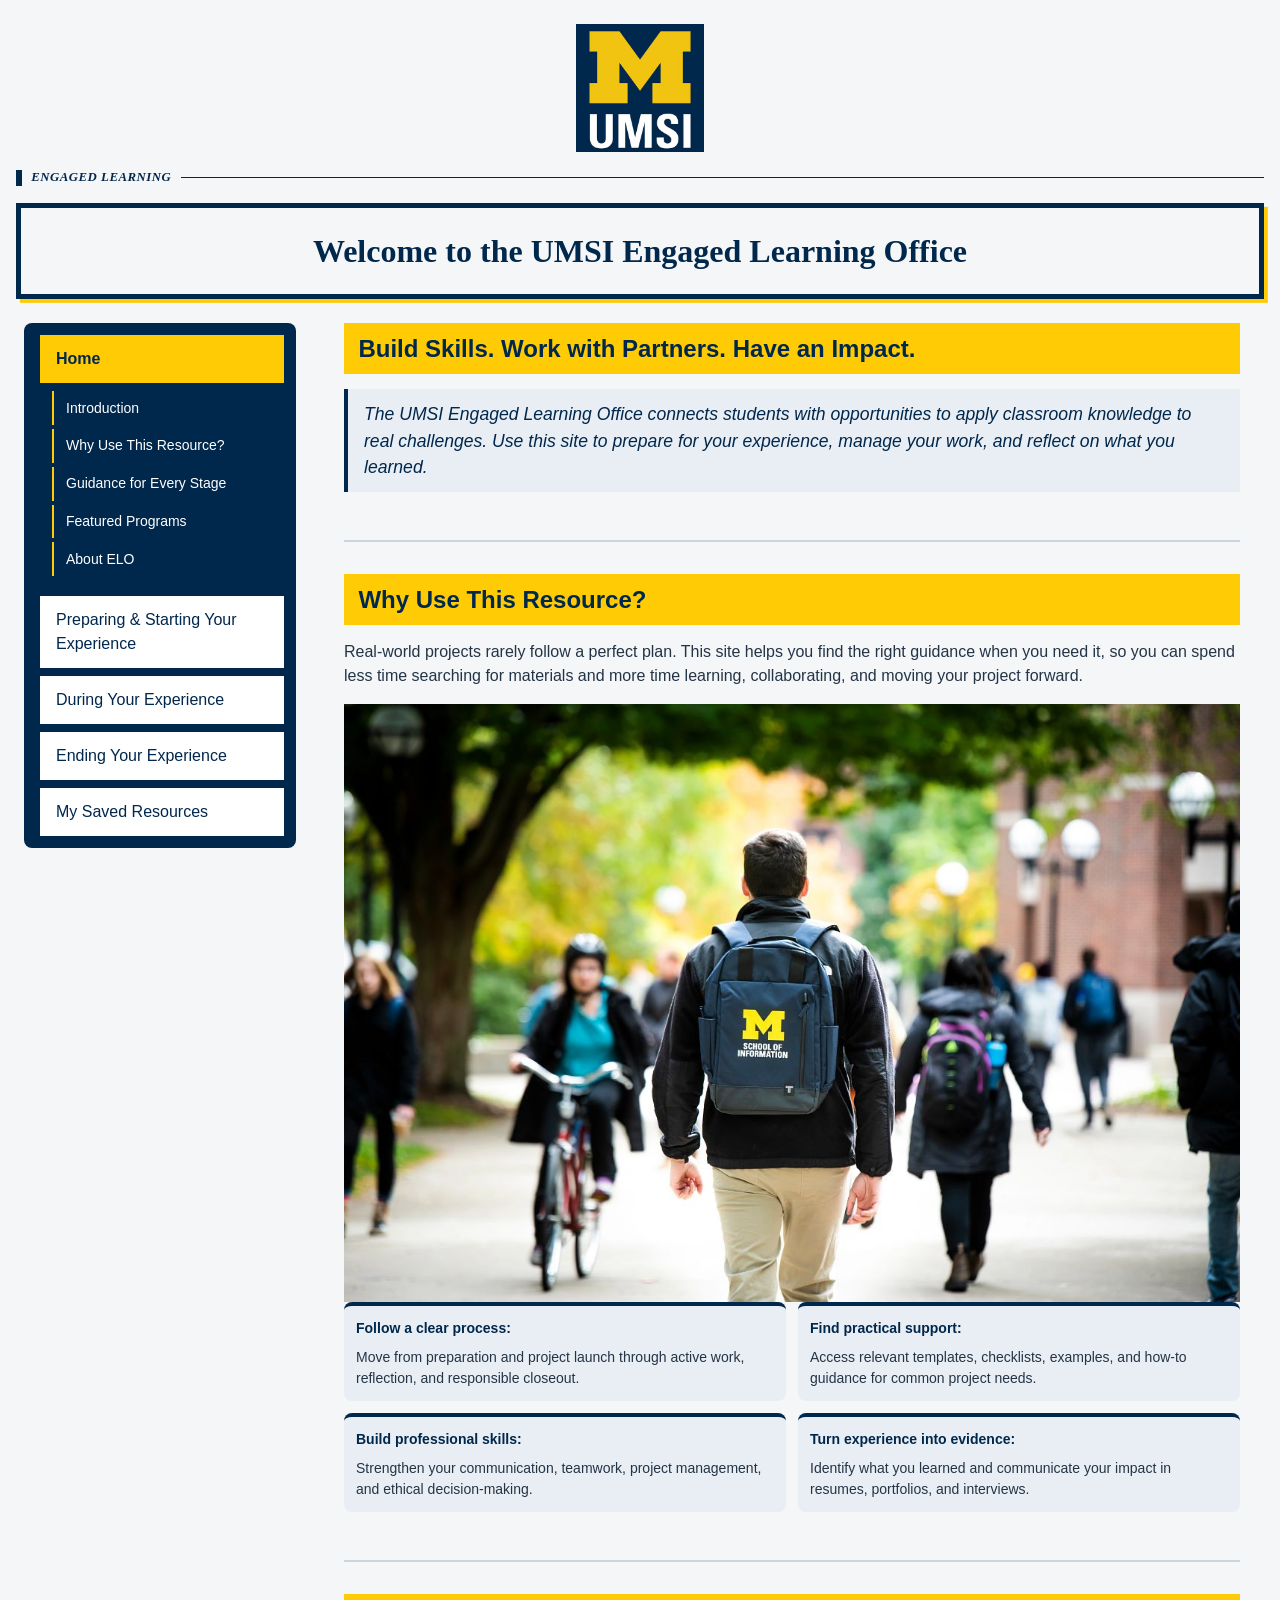
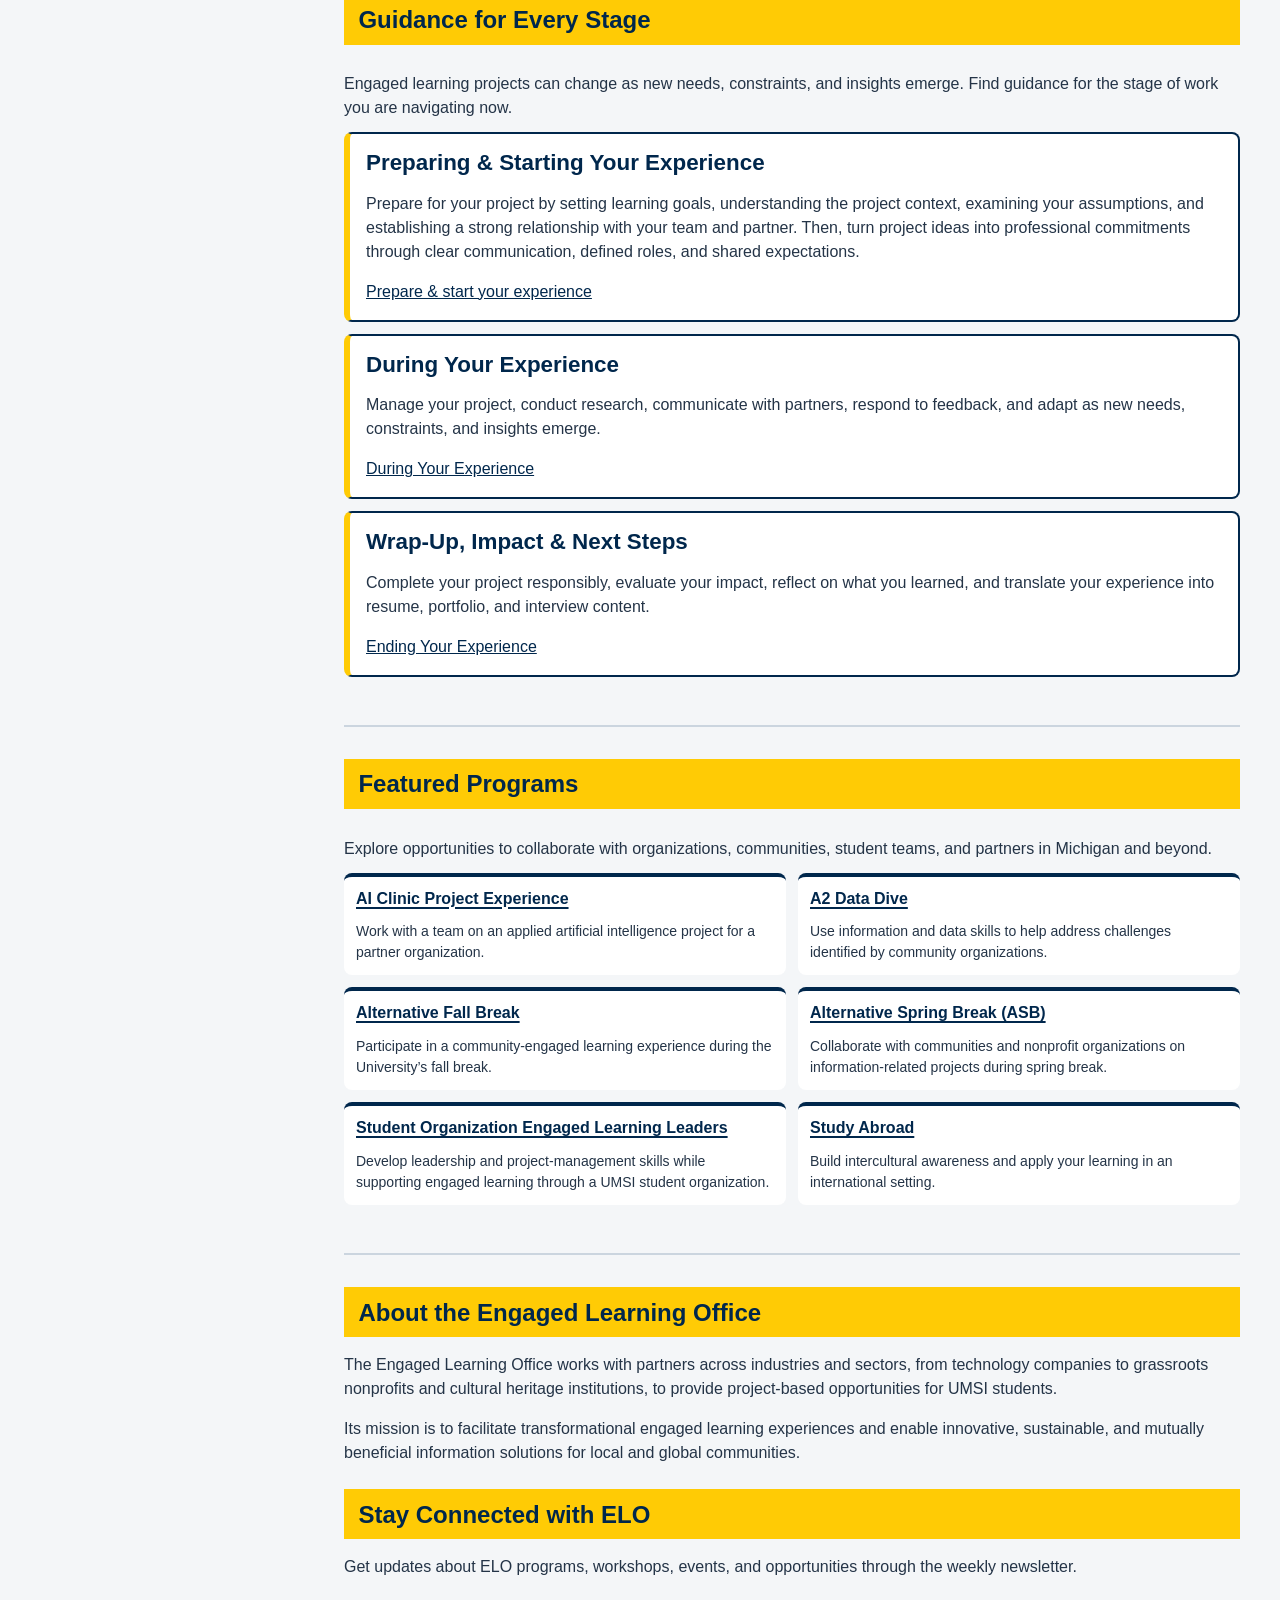
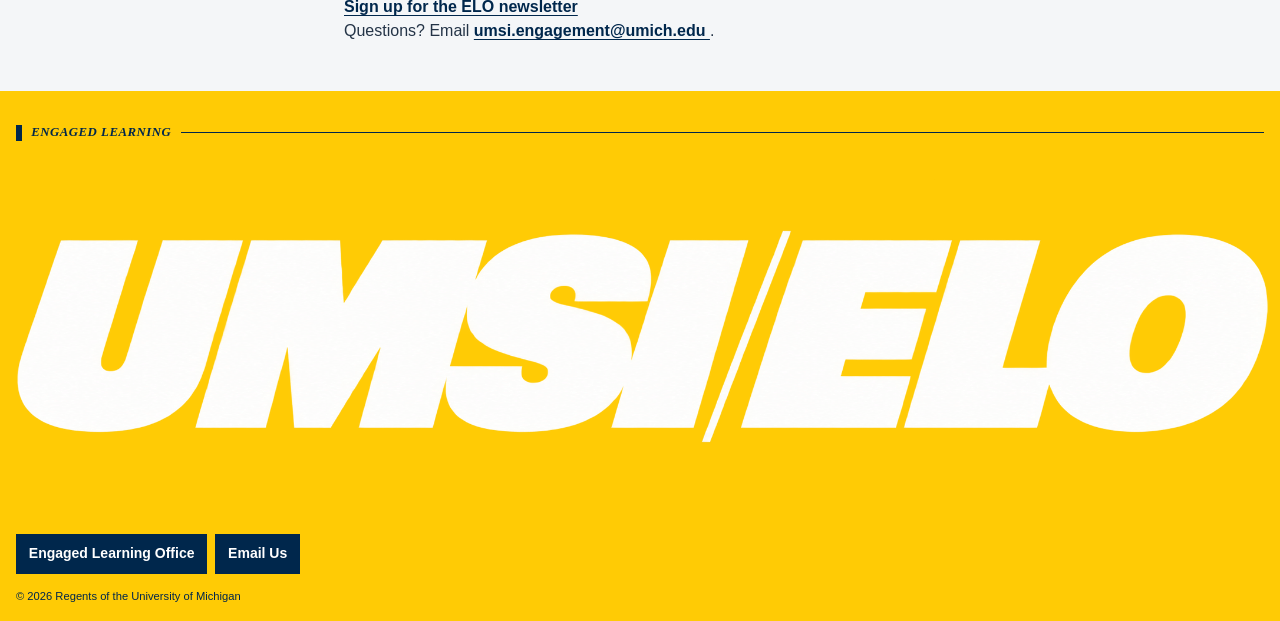
<file: index.html>
<!DOCTYPE html>
<html lang="en">

<head>
    <meta charset="UTF-8">
    <meta name="viewport" content="width=device-width, initial-scale=1.0">
    <title>Engaged Learning Resources | UMSI</title>

    <link rel="stylesheet" href="css/html5reset.css">
    <link rel="stylesheet" href="css/style.css">

</head>

<body>

    <header>
        <a href="#main" class="skip-link">Skip to Main Content</a>
        <img src="images/UMSI_signature_vertical_informal_solidblue.jpg" alt="UMSI Logo">
        <div class="header-divider" aria-hidden="true">
            <span>ENGAGED LEARNING</span>
        </div>

        <h1>Welcome to the UMSI Engaged Learning Office</h1>

    </header>

    <div class="page-layout">
        <nav aria-label="Main navigation">
            <ul>
                <li>
                    <a href="index.html" aria-current="page">Home</a>

                    <ul class="page-toc" aria-label="On this page">
                        <li><a href="#introduction">Introduction</a></li>
                        <li><a href="#benefits">Why Use This Resource?</a></li>
                        <li><a href="#guidance">Guidance for Every Stage</a></li>
                        <li><a href="#programs">Featured Programs</a></li>
                        <li><a href="#about-elo">About ELO</a></li>
                    </ul>
                </li>

                <li>
                    <a href="prep.html">Preparing &amp; Starting Your Experience</a>
                </li>

                <li>
                    <a href="during.html">During Your Experience</a>
                </li>

                <li>
                    <a href="ending.html">Ending Your Experience</a>
                </li>
                <li><a href="saved.html">My Saved Resources</a></li>

            </ul>
        </nav>

        <main id="main">
            <section id="introduction">
                <h2>Build Skills. Work with Partners. Have an Impact.</h2>
                <p class="page-intro">
                    The UMSI Engaged Learning Office connects students with opportunities to apply classroom knowledge
                    to
                    real challenges. Use this site to prepare for your experience, manage your work, and reflect on what
                    you
                    learned.
                </p>

            </section>

            <section class="benefits" id="benefits">
                <h2>Why Use This Resource?</h2>

                <p>Real-world projects rarely follow a perfect plan. This site helps you find the right guidance when
                    you
                    need it, so you can spend less time searching for materials and more time learning, collaborating,
                    and
                    moving your project forward.
                </p>
                <img src="images/UMSI_CampusFall_UMSIBackpack_02.jpg"
                    alt="A student wears a UMSI backpack in fall on the drag.">
                <ul>
                    <li><strong>Follow a clear process:</strong> Move from preparation and project launch through active
                        work, reflection, and responsible closeout.</li>
                    <li><strong>Find practical support:</strong> Access relevant templates, checklists, examples, and
                        how-to
                        guidance for common project needs.</li>
                    <li><strong>Build professional skills:</strong> Strengthen your communication, teamwork, project
                        management, and ethical decision-making.</li>
                    <li><strong>Turn experience into evidence:</strong> Identify what you learned and communicate your
                        impact in resumes, portfolios, and interviews.</li>
                </ul>
            </section>

            <section class="guidance" id="guidance">
                <h2>Guidance for Every Stage</h2>

                <p>
                    Engaged learning projects can change as new needs, constraints, and insights emerge.
                    Find guidance for the stage of work you are navigating now.
                </p>

                <article>
                    <h3>Preparing & Starting Your Experience</h3>
                    <p>
                        Prepare for your project by setting learning goals, understanding the project context,
                        examining your assumptions, and establishing a strong relationship with your team and partner.
                        Then, turn project ideas into professional commitments through clear communication,
                        defined roles, and shared expectations.
                    </p>
                    <a href="prep.html">Prepare & start your experience</a>
                </article>

                <article>
                    <h3>During Your Experience</h3>
                    <p>
                        Manage your project, conduct research, communicate with partners, respond to feedback,
                        and adapt as new needs, constraints, and insights emerge.
                    </p>
                    <a href="during.html">During Your Experience</a>
                </article>

                <article>
                    <h3>Wrap-Up, Impact & Next Steps</h3>
                    <p>
                        Complete your project responsibly, evaluate your impact, reflect on what you learned,
                        and translate your experience into resume, portfolio, and interview content.
                    </p>
                    <a href="ending.html">Ending Your Experience</a>
                </article>
            </section>

            <section class="programs" id="programs">
                <h2>Featured Programs</h2>
                <p>Explore opportunities to collaborate with organizations, communities, student teams, and partners in
                    Michigan and beyond.</p>
                <article>
                    <h3><a href="https://mcompass.umich.edu/_portal/tds-program-brochure?programid=12810">AI Clinic
                            Project
                            Experience</a></h3>
                    <p>Work with a team on an applied artificial intelligence project for a partner organization.</p>
                </article>

                <article>
                    <h3><a href="https://mcompass.umich.edu/_portal/tds-program-brochure?programid=12556">A2 Data
                            Dive</a>
                    </h3>
                    <p>Use information and data skills to help address challenges identified by community organizations.
                    </p>
                </article>

                <article>
                    <h3><a href="https://mcompass.umich.edu/_portal/tds-program-brochure?programid=11297">Alternative
                            Fall
                            Break</a></h3>
                    <p>Participate in a community-engaged learning experience during the University’s fall break.</p>
                </article>

                <article>
                    <h3><a href="https://mcompass.umich.edu/_portal/tds-program-brochure?programid=10621">Alternative
                            Spring
                            Break (ASB)</a></h3>
                    <p>Collaborate with communities and nonprofit organizations on information-related projects during
                        spring break.</p>
                </article>

                <article>
                    <h3><a href="https://mcompass.umich.edu/_portal/tds-program-brochure?programid=12294">Student
                            Organization Engaged Learning Leaders</a></h3>
                    <p>Develop leadership and project-management skills while supporting engaged learning through a UMSI
                        student organization.</p>
                </article>

                <article>
                    <h3><a href="https://www.si.umich.edu/student-life/study-abroad">Study Abroad</a></h3>
                    <p>Build intercultural awareness and apply your learning in an international setting. </p>
                </article>
            </section>
            <section id="about-elo">
                <h2>About the Engaged Learning Office</h2>
                <p>The Engaged Learning Office works with partners across industries and sectors, from technology
                    companies
                    to grassroots nonprofits and cultural heritage institutions, to provide project-based opportunities
                    for
                    UMSI students.</p>
                <p>Its mission is to facilitate transformational engaged learning experiences and enable innovative,
                    sustainable, and mutually beneficial information solutions for local and global communities.</p>
            </section>
            <aside>
                <h2>Stay Connected with ELO</h2>
                <p>Get updates about ELO programs, workshops, events, and opportunities through the weekly newsletter.
                </p>
                <div>
                    <a href="https://umsi.info/elo-newsletter"> Sign up for the ELO newsletter</a>
                </div>
                <p>Questions? Email <a href="mailto:umsi.engagement@umich.edu">umsi.engagement@umich.edu </a>.</p>
            </aside>
        </main>
    </div>

    <footer>
        <div class="footer-heading">
            <span>ENGAGED LEARNING</span>
        </div>
        <!-- UMSI/ELO footer graphic generated with ChatGPT.
     Visual inspiration: https://lemkus.com/ -->

        <img class="footer-brand" src="images/umsi-elo-footer.png" alt="UMSI/ELO">
        <div class="footer-links">
            <a href="https://www.si.umich.edu/programs/engaged-learning/about-engaged-learning-office">
                Engaged Learning Office
            </a>
            <a href="mailto:umsi.engagement@umich.edu">
                Email Us
            </a>
        </div>

        <p>&copy; <span id="current-year">2026</span> Regents of the University of Michigan</p>

    </footer>
    <script src="js/script.js"></script>

</body>

</html>
</file>
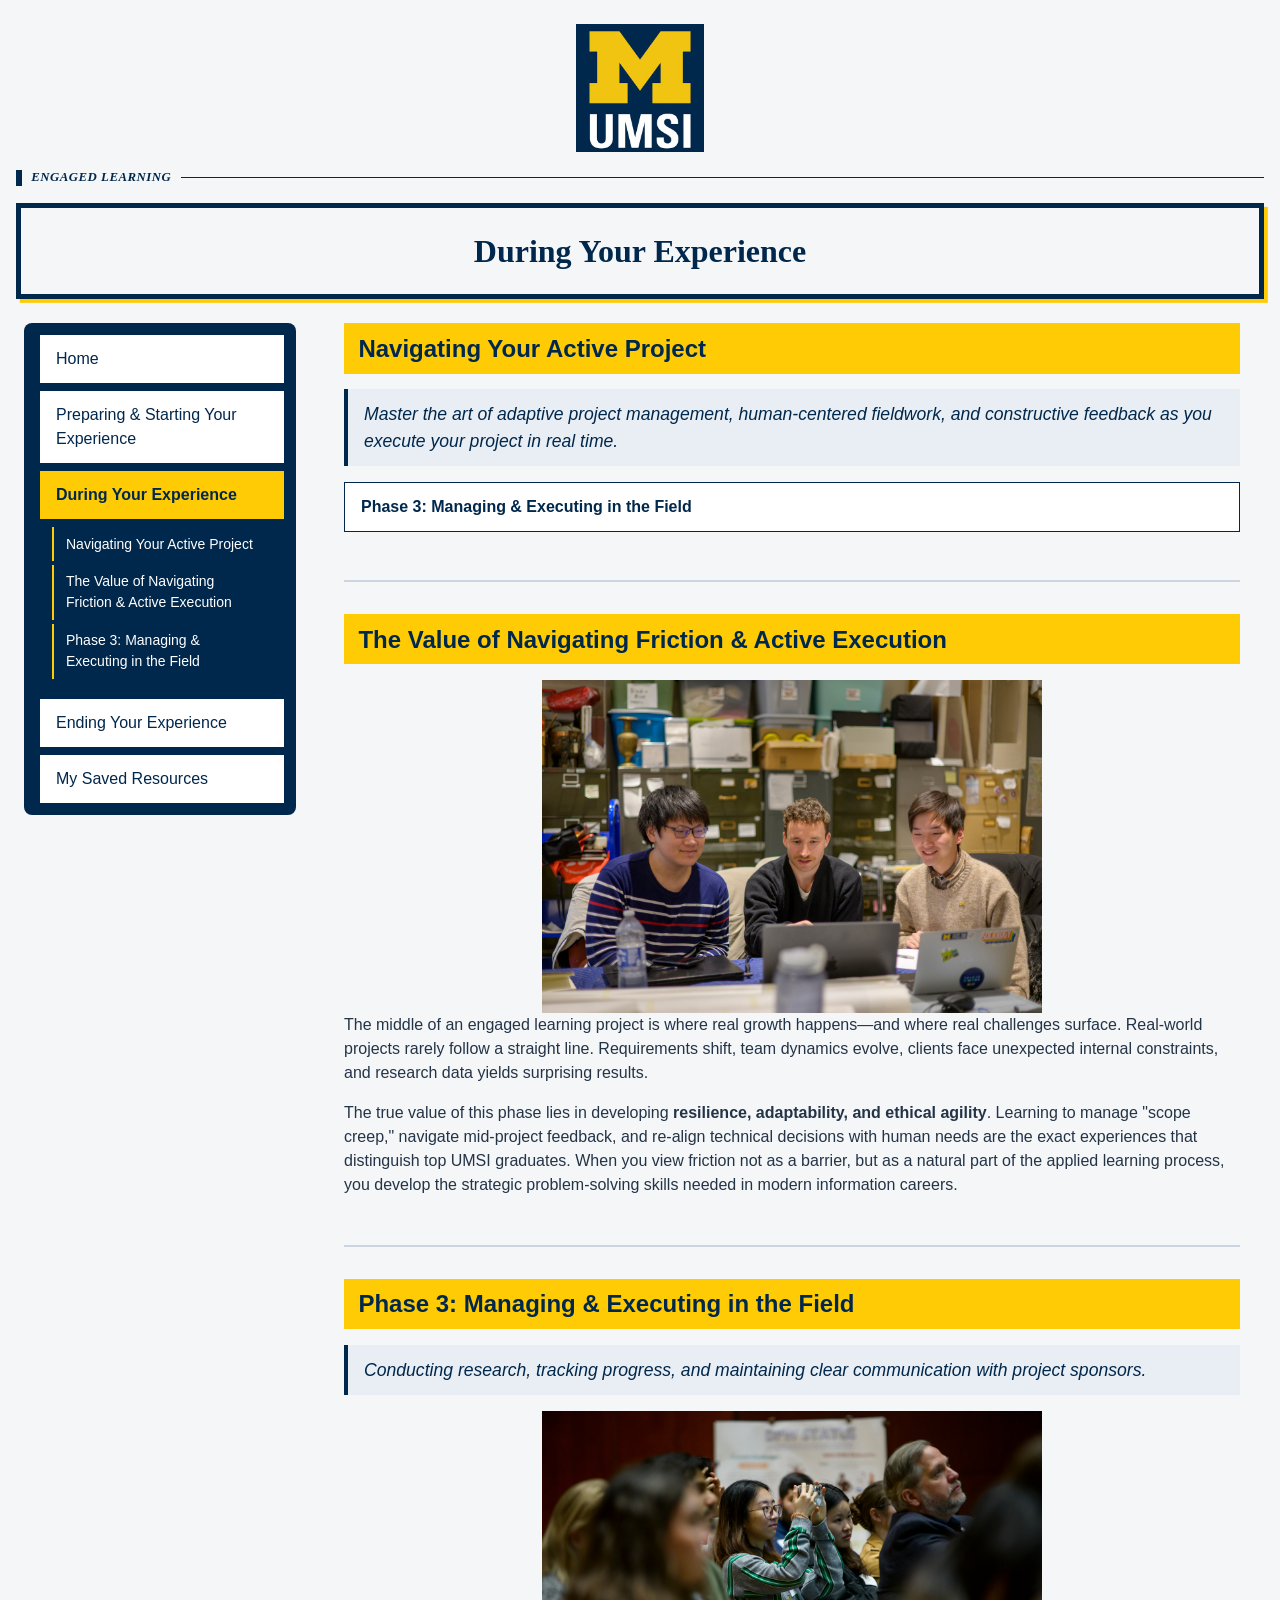
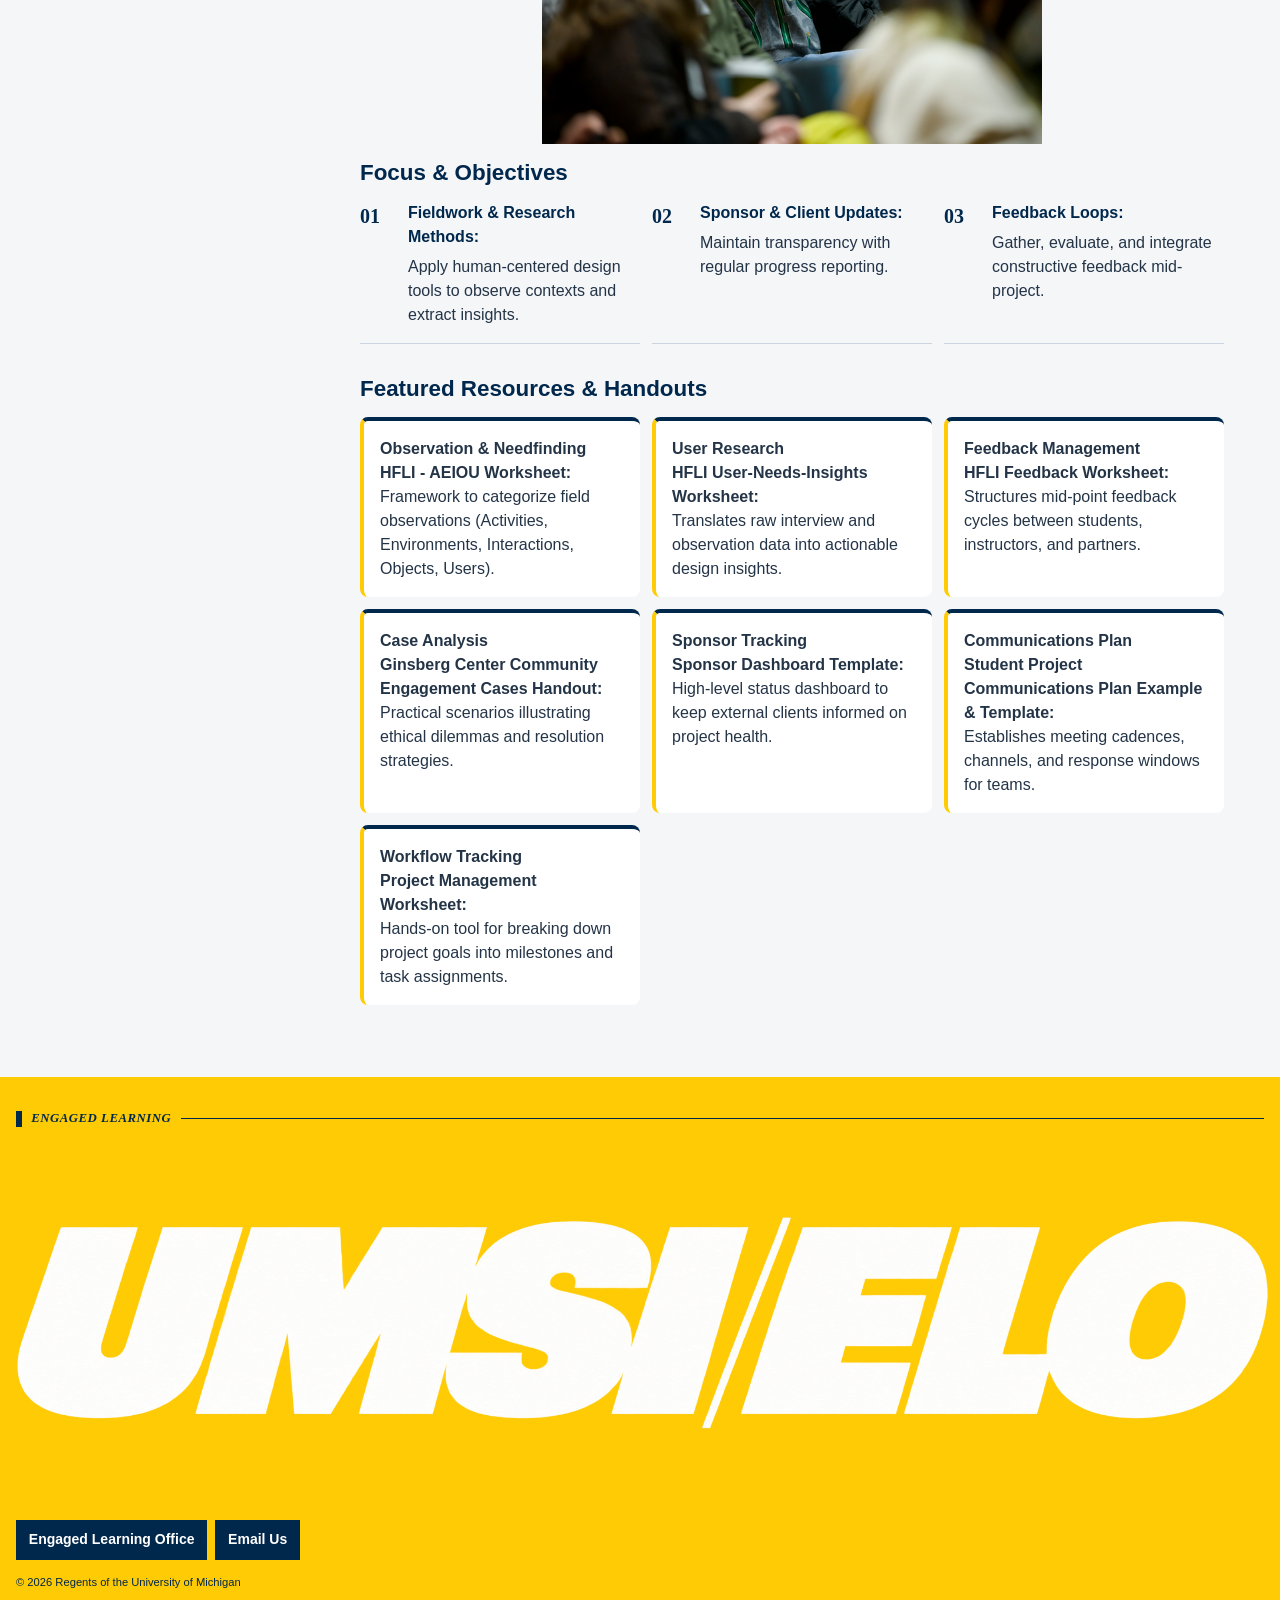
<file: during.html>
<!DOCTYPE html>
<html lang="en">

<head>
  <meta charset="UTF-8">
  <meta name="viewport" content="width=device-width, initial-scale=1.0">
  <title>During Your Experience | UMSI</title>

  <link rel="stylesheet" href="css/html5reset.css">
  <link rel="stylesheet" href="css/style.css">
</head>

<body>

  <header>
    <a href="#main" class="skip-link">Skip to Main Content</a>

    <img src="images/UMSI_signature_vertical_informal_solidblue.jpg" alt="UMSI Logo">
    <div class="header-divider" aria-hidden="true">
      <span>ENGAGED LEARNING</span>
    </div>

    <h1>During Your Experience</h1>
  </header>

  <div class="page-layout">

    <nav aria-label="Main navigation">
      <ul>
        <li><a href="index.html">Home</a></li>
        <li><a href="prep.html">Preparing &amp; Starting Your Experience</a></li>
        <li>
          <a href="during.html" aria-current="page">During Your Experience</a>
          <ul class="page-toc" aria-label="On this page">
            <li><a href="#intro">Navigating Your Active Project</a></li>
            <li><a href="#value">The Value of Navigating Friction &amp; Active Execution</a></li>
            <li><a href="#phase3">Phase 3: Managing &amp; Executing in the Field</a></li>
          </ul>
        </li>
        <li><a href="ending.html">Ending Your Experience</a></li>
        <li><a href="saved.html">My Saved Resources</a></li>
      </ul>
    </nav>

    <main id="main">

      <section id="intro">
        <h2>Navigating Your Active Project</h2>

        <p class="page-intro">
          Master the art of adaptive project management, human-centered fieldwork,
          and constructive feedback as you execute your project in real time.
        </p>

        <p class="section-jump">
          <a href="#phase3">Phase 3: Managing &amp; Executing in the Field</a>
        </p>
      </section>


      <section id="value">
        <h2>The Value of Navigating Friction &amp; Active Execution</h2>
        <img src="images/UMSI_ASBChineseAmericanMuseumChicago_2026_01.jpg"
          alt="Students in Chicago for Alternative Spring Break" width="500">
        <p>
          The middle of an engaged learning project is where real growth happens—and
          where real challenges surface. Real-world projects rarely follow a straight
          line. Requirements shift, team dynamics evolve, clients face unexpected
          internal constraints, and research data yields surprising results.
        </p>

        <p>
          The true value of this phase lies in developing
          <strong>resilience, adaptability, and ethical agility</strong>. Learning to
          manage "scope creep," navigate mid-project feedback, and re-align technical
          decisions with human needs are the exact experiences that distinguish top
          UMSI graduates. When you view friction not as a barrier, but as a natural
          part of the applied learning process, you develop the strategic
          problem-solving skills needed in modern information careers.
        </p>
      </section>


      <section id="phase3">

        <h2>Phase 3: Managing &amp; Executing in the Field</h2>

        <p class="phase-intro">
          Conducting research, tracking progress, and maintaining clear communication
          with project sponsors.
        </p>
        <img src="images/UMSI__CIDEXPODearborn_042023_03.jpg" alt="People gather in an event space" width="500">

        <article class="objectives">
          <h3>Focus &amp; Objectives</h3>

          <ul>
            <li>
              <strong>Fieldwork &amp; Research Methods:</strong>
              Apply human-centered design tools to observe contexts and extract
              insights.
            </li>

            <li>
              <strong>Sponsor &amp; Client Updates:</strong>
              Maintain transparency with regular progress reporting.
            </li>

            <li>
              <strong>Feedback Loops:</strong>
              Gather, evaluate, and integrate constructive feedback mid-project.
            </li>
          </ul>
        </article>


        <article class="resources">
          <h3>Featured Resources &amp; Handouts</h3>

          <ul>
            <li>
              <strong>Observation &amp; Needfinding</strong>
              <ul>
                <li>
                  <strong>HFLI - AEIOU Worksheet:</strong>
                  Framework to categorize field observations
                  (Activities, Environments, Interactions, Objects, Users).
                </li>
              </ul>
            </li>

            <li>
              <strong>User Research</strong>
              <ul>
                <li>
                  <strong>HFLI User-Needs-Insights Worksheet:</strong>
                  Translates raw interview and observation data into
                  actionable design insights.
                </li>
              </ul>
            </li>

            <li>
              <strong>Feedback Management</strong>
              <ul>
                <li>
                  <strong>HFLI Feedback Worksheet:</strong>
                  Structures mid-point feedback cycles between students,
                  instructors, and partners.
                </li>
              </ul>
            </li>

            <li>
              <strong>Case Analysis</strong>
              <ul>
                <li>
                  <strong>Ginsberg Center Community Engagement Cases Handout:</strong>
                  Practical scenarios illustrating ethical dilemmas and
                  resolution strategies.
                </li>
              </ul>
            </li>

            <li>
              <strong>Sponsor Tracking</strong>
              <ul>
                <li>
                  <strong>Sponsor Dashboard Template:</strong>
                  High-level status dashboard to keep external clients
                  informed on project health.
                </li>
              </ul>
            </li>

            <li>
              <strong>Communications Plan</strong>
              <ul>
                <li>
                  <strong>Student Project Communications Plan Example &amp; Template:</strong>
                  Establishes meeting cadences, channels, and response
                  windows for teams.
                </li>
              </ul>
            </li>

            <li>
              <strong>Workflow Tracking</strong>
              <ul>
                <li>
                  <strong>Project Management Worksheet:</strong>
                  Hands-on tool for breaking down project goals into
                  milestones and task assignments.
                </li>
              </ul>
            </li>
          </ul>
        </article>
      </section>

    </main>

  </div>

  <footer>
    <div class="footer-heading">
      <span>ENGAGED LEARNING</span>
    </div>
    <!-- UMSI/ELO footer graphic generated with ChatGPT.
     Visual inspiration: https://lemkus.com/ -->

    <img class="footer-brand" src="images/umsi-elo-footer.png" alt="UMSI/ELO">
    <div class="footer-links">
      <a href="https://www.si.umich.edu/programs/engaged-learning/about-engaged-learning-office">
        Engaged Learning Office
      </a>
      <a href="mailto:umsi.engagement@umich.edu">
        Email Us
      </a>
    </div>

    <p>&copy; <span id="current-year">2026</span> Regents of the University of Michigan</p>

  </footer>
  <script src="js/script.js"></script>
</body>

</html>
</file>
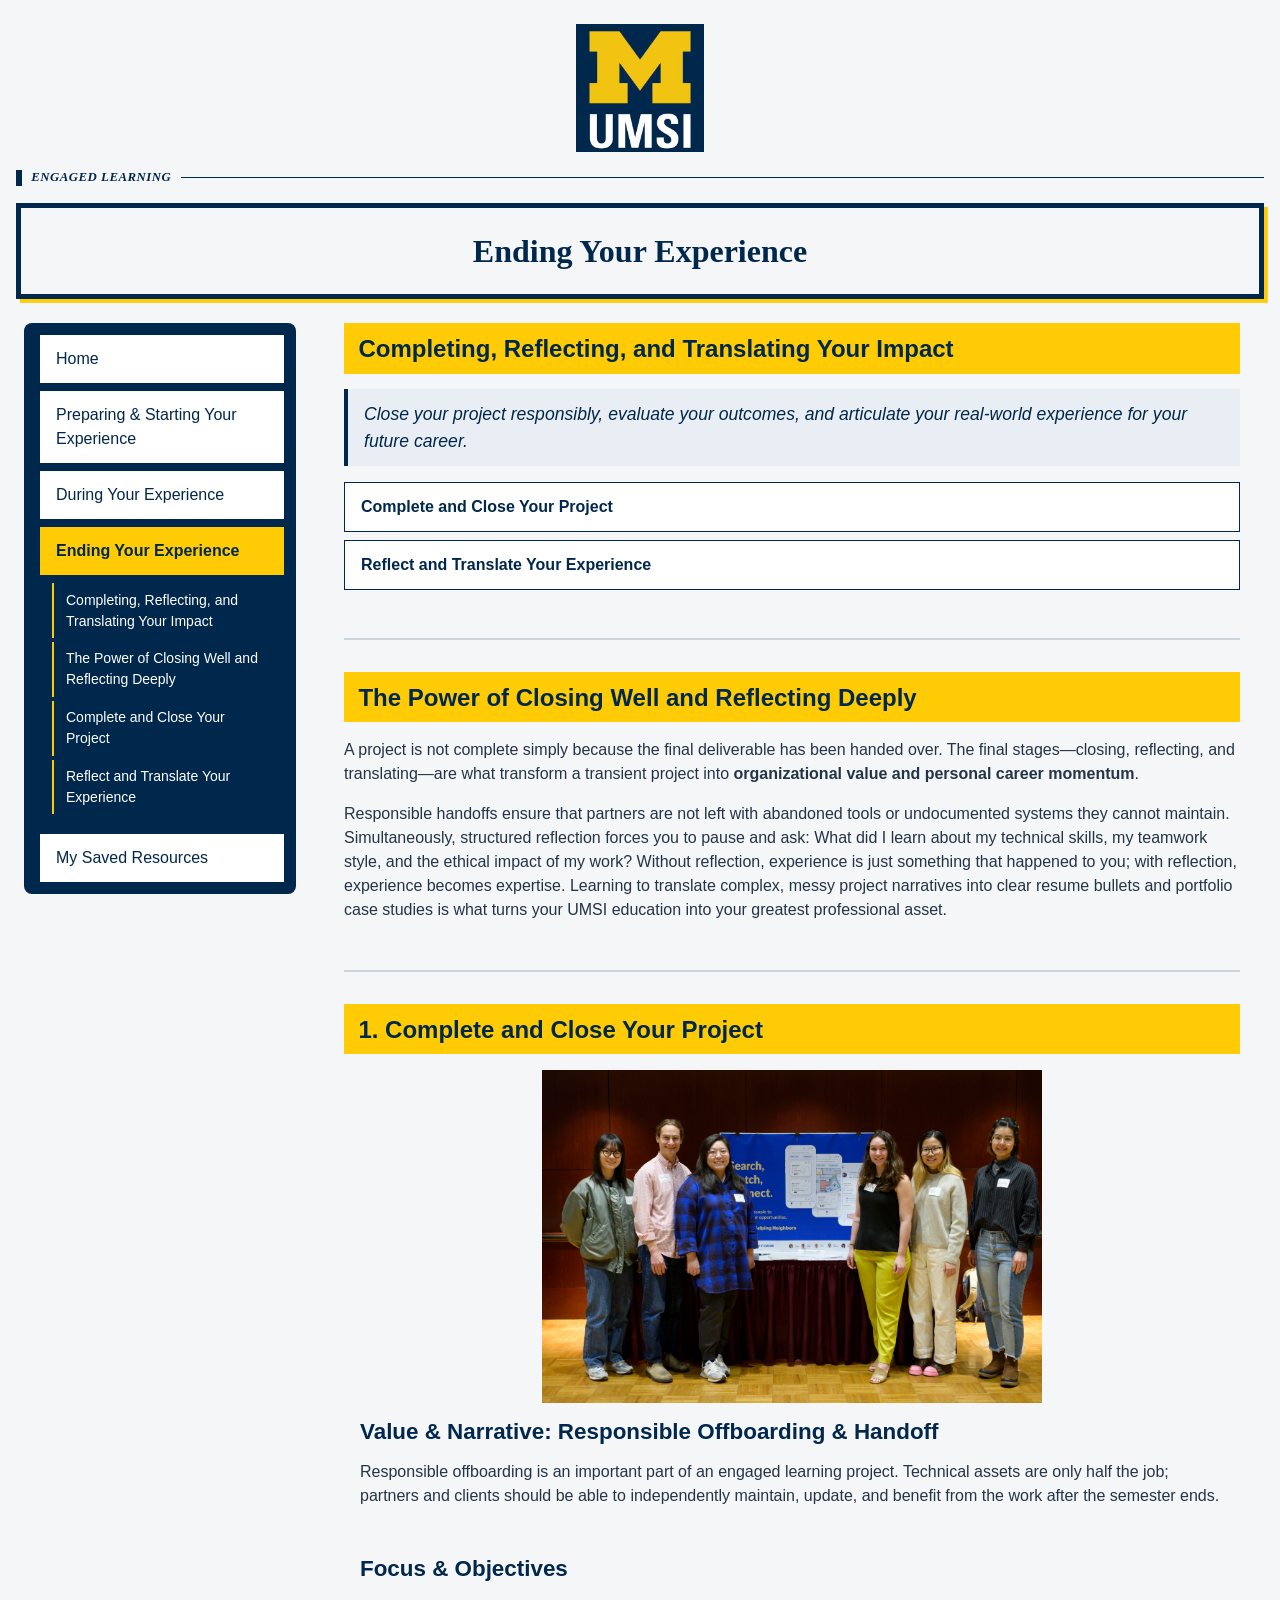
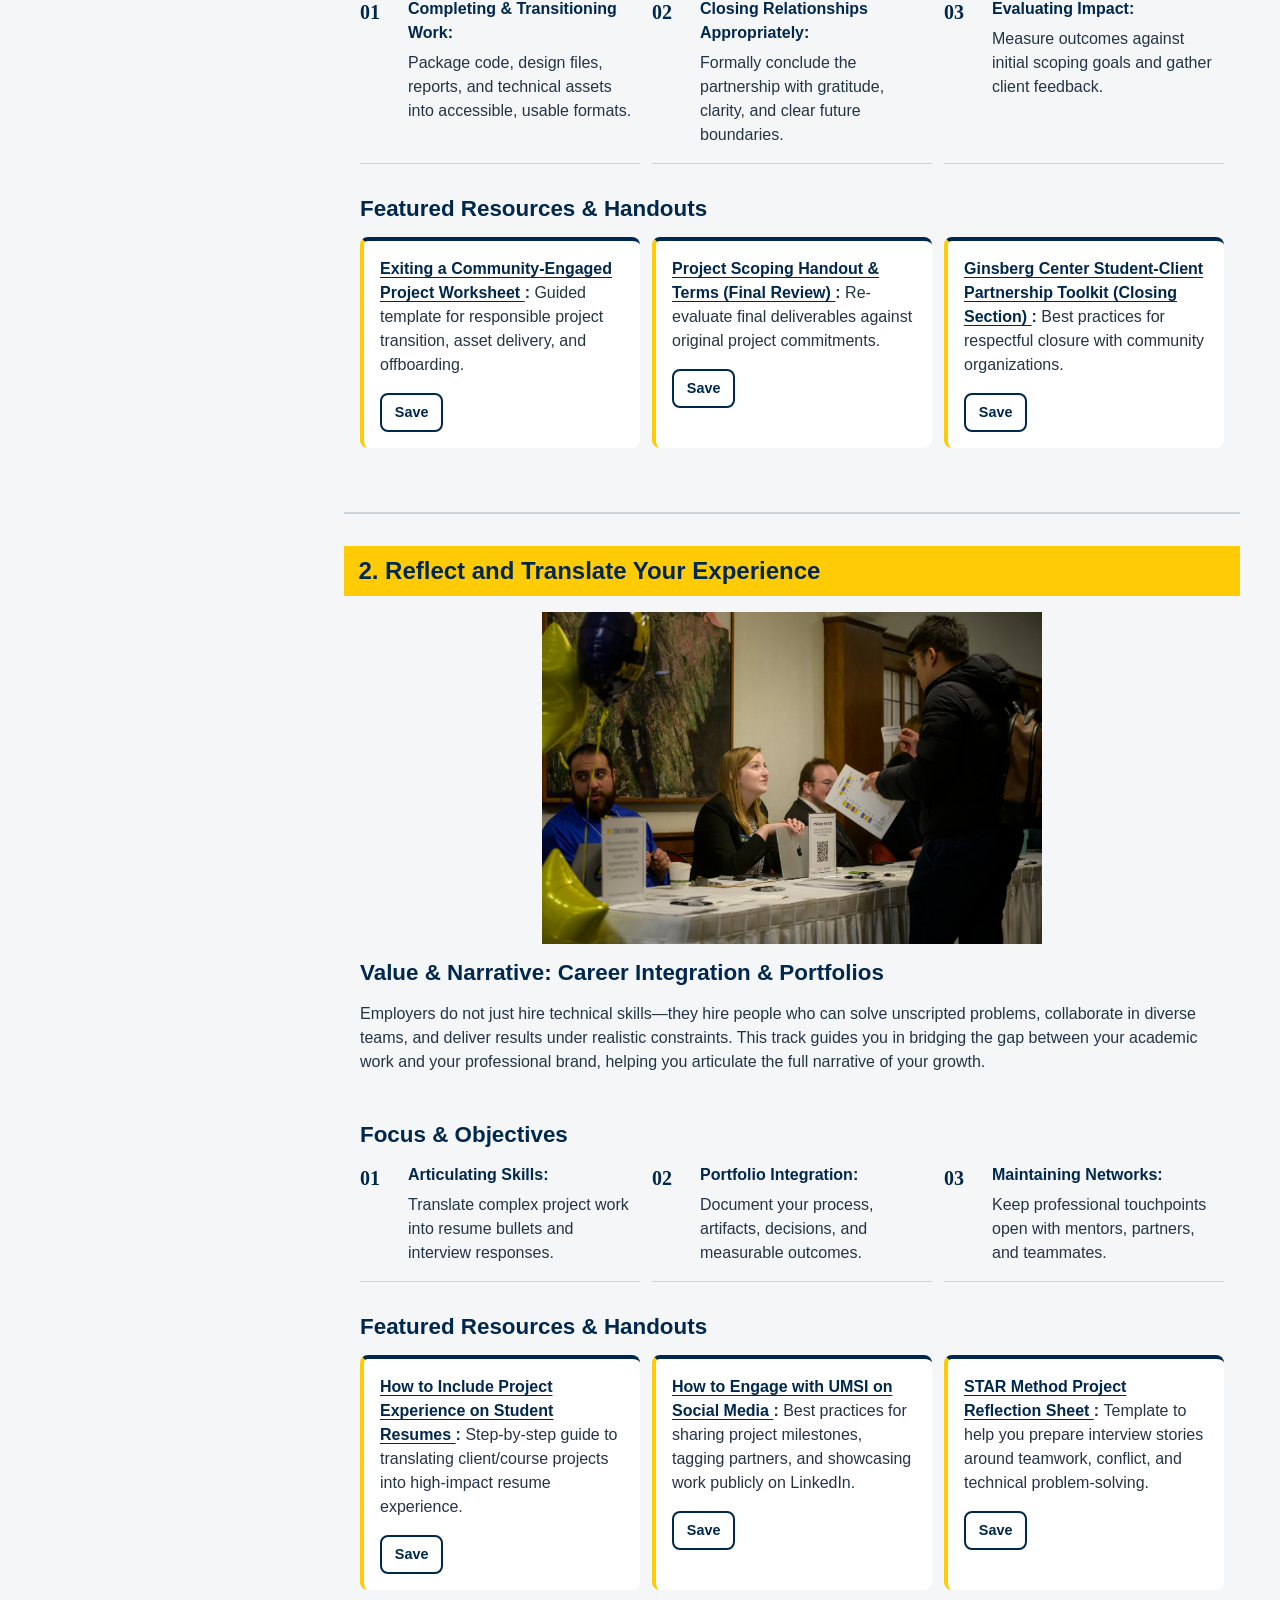
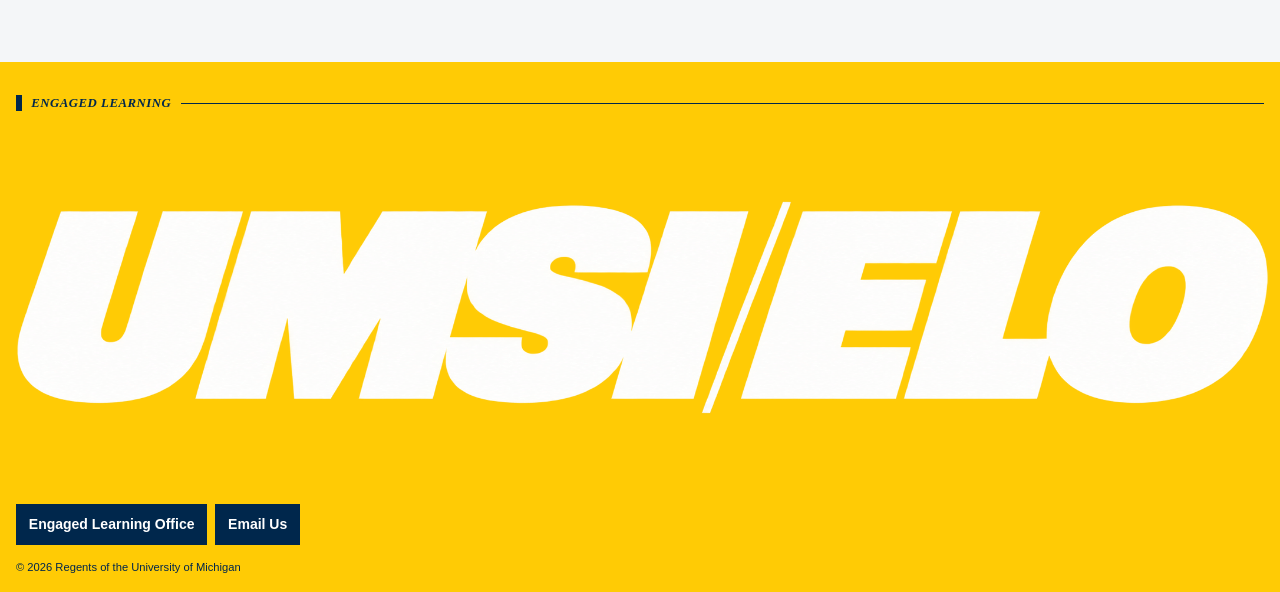
<file: ending.html>
<!DOCTYPE html>
<html lang="en">

<head>
    <meta charset="UTF-8">
    <meta name="viewport" content="width=device-width, initial-scale=1.0">
    <title>Ending Your Experience | UMSI</title>

    <link rel="stylesheet" href="css/html5reset.css">
    <link rel="stylesheet" href="css/style.css">
</head>

<body>

    <header>
        <a href="#main" class="skip-link">Skip to Main Content</a>

        <img src="images/UMSI_signature_vertical_informal_solidblue.jpg" alt="UMSI Logo">
        <div class="header-divider" aria-hidden="true">
            <span>ENGAGED LEARNING</span>
        </div>

        <h1>Ending Your Experience</h1>
    </header>

    <div class="page-layout">

        <nav aria-label="Main navigation">
            <ul>
                <li><a href="index.html">Home</a></li>
                <li><a href="prep.html">Preparing &amp; Starting Your Experience</a></li>
                <li><a href="during.html">During Your Experience</a></li>
                <li>
                    <a href="ending.html" aria-current="page">Ending Your Experience</a>
                    <ul class="page-toc" aria-label="On this page">
                        <li><a href="#intro">Completing, Reflecting, and Translating Your Impact</a></li>
                        <li><a href="#value">The Power of Closing Well and Reflecting Deeply</a></li>
                        <li><a href="#closing">Complete and Close Your Project</a></li>
                        <li><a href="#reflection">Reflect and Translate Your Experience</a></li>
                    </ul>
                </li>
                <li><a href="saved.html">My Saved Resources</a></li>
            </ul>
        </nav>

        <main id="main">

            <section id="intro">
                <h2>Completing, Reflecting, and Translating Your Impact</h2>

                <p class="page-intro">
                    Close your project responsibly, evaluate your outcomes, and articulate your real-world
                    experience for your future career.
                </p>

                <p class="section-jump">
                    <a href="#closing">Complete and Close Your Project</a>
                </p>

                <p class="section-jump">
                    <a href="#reflection">Reflect and Translate Your Experience</a>
                </p>
            </section>

            <section id="value">
                <h2>The Power of Closing Well and Reflecting Deeply</h2>

                <p>
                    A project is not complete simply because the final deliverable has been handed over. The final
                    stages—closing, reflecting, and translating—are what transform a transient project into
                    <strong>organizational value and personal career momentum</strong>.
                </p>

                <p>
                    Responsible handoffs ensure that partners are not left with abandoned tools or undocumented systems
                    they
                    cannot maintain. Simultaneously, structured reflection forces you to pause and ask: What did I learn
                    about my technical skills, my teamwork style, and the ethical impact of my work? Without reflection,
                    experience is just something that happened to you; with reflection, experience becomes expertise.
                    Learning to translate complex, messy project narratives into clear resume bullets and portfolio case
                    studies is what turns your UMSI education into your greatest professional asset.
                </p>
            </section>

            <section id="closing">
                <h2>1. Complete and Close Your Project</h2>
                <img src="images/UMSI__CIDEXPODearborn_042023_14.jpg" alt="People gather in an event space" width="500">
                <article>
                    <h3>Value &amp; Narrative: Responsible Offboarding &amp; Handoff</h3>

                    <p>
                        Responsible offboarding is an important part of an engaged learning project. Technical
                        assets are only half the job; partners and clients should be able to independently maintain,
                        update, and benefit from the work after the semester ends.
                    </p>
                </article>

                <article class="objectives">
                    <h3>Focus &amp; Objectives</h3>

                    <ul>
                        <li>
                            <strong>Completing &amp; Transitioning Work:</strong>
                            Package code, design files, reports, and technical assets into accessible, usable formats.
                        </li>

                        <li>
                            <strong>Closing Relationships Appropriately:</strong>
                            Formally conclude the partnership with gratitude, clarity, and clear future boundaries.
                        </li>

                        <li>
                            <strong>Evaluating Impact:</strong>
                            Measure outcomes against initial scoping goals and gather client feedback.
                        </li>
                    </ul>
                </article>


                <article class="resources">
                    <h3>Featured Resources &amp; Handouts</h3>

                    <ul>
                        <li>
                            <div>
                                <strong>
                                    <a
                                        href="https://docs.google.com/document/d/1-gfg_EZ3T8pa3T0a130Qvtpl1bYoLOVEHSNpGHcJtFA/edit?usp=drive_link">
                                        Exiting a Community-Engaged Project Worksheet
                                    </a>:
                                </strong>
                                Guided template for responsible project transition, asset delivery, and offboarding.
                            </div>
                            <button type="button" class="save-resource" data-resource-id="exiting-project"
                                aria-pressed="false">Save</button>
                        </li>

                        <li>
                            <div>
                                <strong>
                                    <a
                                        href="https://docs.google.com/document/d/1TrEDolwmOIlXgYgAP9VvlOGoYOwFfe6KxzZOgZSVYVw/edit?usp=drive_link">
                                        Project Scoping Handout &amp; Terms (Final Review)
                                    </a>:
                                </strong>
                                Re-evaluate final deliverables against original project commitments.
                            </div>
                            <button type="button" class="save-resource" data-resource-id="project-scoping-final"
                                aria-pressed="false">Save</button>
                        </li>

                        <li>
                            <div>
                                <strong>
                                    <a href="https://ginsberg.umich.edu/article/campus-community-partnerships-toolkit">
                                        Ginsberg Center Student-Client Partnership Toolkit (Closing Section)
                                    </a>:
                                </strong>
                                Best practices for respectful closure with community organizations.
                            </div>
                            <button type="button" class="save-resource" data-resource-id="ginsberg-closing"
                                aria-pressed="false">Save</button>
                        </li>
                    </ul>
                </article>
            </section>

            <section id="reflection">
                <h2>2. Reflect and Translate Your Experience</h2>
                <img src="images/UMSI_CareerFair_02062025_11.jpg"
                    alt="Students and employers gather in a large event hall" width="500">
                <article>
                    <h3>Value &amp; Narrative: Career Integration &amp; Portfolios</h3>

                    <p>
                        Employers do not just hire technical skills—they hire people who can solve unscripted problems,
                        collaborate in diverse teams, and deliver results under realistic constraints. This track guides
                        you
                        in bridging the gap between your academic work and your professional brand, helping you
                        articulate
                        the full narrative of your growth.
                    </p>

                </article>

                <article class="objectives">
                    <h3>Focus &amp; Objectives</h3>

                    <ul>
                        <li>
                            <strong>Articulating Skills:</strong>
                            Translate complex project work into resume bullets and interview responses.
                        </li>

                        <li>
                            <strong>Portfolio Integration:</strong>
                            Document your process, artifacts, decisions, and measurable outcomes.
                        </li>

                        <li>
                            <strong>Maintaining Networks:</strong>
                            Keep professional touchpoints open with mentors, partners, and teammates.
                        </li>
                    </ul>
                </article>


                <article class="resources">
                    <h3>Featured Resources &amp; Handouts</h3>

                    <ul>
                        <li>
                            <div>
                                <strong>
                                    <a
                                        href="https://docs.google.com/document/d/1mjyX6jgqXFrY7SFYaA3J2cTh1ZnHH0FKF5aUKfXzXKo/edit?tab=t.0">
                                        How to Include Project Experience on Student Resumes
                                    </a>:
                                </strong>
                                Step-by-step guide to translating client/course projects into high-impact resume
                                experience.
                            </div>
                            <button type="button" class="save-resource" data-resource-id="project-resumes"
                                aria-pressed="false">Save</button>
                        </li>

                        <li>
                            <div>
                                <strong>
                                    <a
                                        href="https://docs.google.com/document/d/1jwQg_Y4jECLPHqcyOtJtDTK5x-68KstexfPbh6jXHnA/edit?usp=drive_link">
                                        How to Engage with UMSI on Social Media
                                    </a>:
                                </strong>
                                Best practices for sharing project milestones, tagging partners, and showcasing work
                                publicly on LinkedIn.
                            </div>
                            <button type="button" class="save-resource" data-resource-id="umsi-social-media"
                                aria-pressed="false">Save</button>
                        </li>

                        <li>
                            <div>
                                <strong>
                                    <a href="https://careercenter.umich.edu/content/interviewing-resources">
                                        STAR Method Project Reflection Sheet
                                    </a>:
                                </strong>
                                Template to help you prepare interview stories around teamwork, conflict, and technical
                                problem-solving.
                            </div>
                            <button type="button" class="save-resource" data-resource-id="star-reflection"
                                aria-pressed="false">Save</button>
                        </li>
                    </ul>
                </article>
            </section>

        </main>

    </div>

    <footer>
        <div class="footer-heading">
            <span>ENGAGED LEARNING</span>
        </div>
        <!-- UMSI/ELO footer graphic generated with ChatGPT.
     Visual inspiration: https://lemkus.com/ -->

        <img class="footer-brand" src="images/umsi-elo-footer.png" alt="UMSI/ELO">
        <div class="footer-links">
            <a href="https://www.si.umich.edu/programs/engaged-learning/about-engaged-learning-office">
                Engaged Learning Office
            </a>
            <a href="mailto:umsi.engagement@umich.edu">
                Email Us
            </a>
        </div>

        <p>&copy; <span id="current-year">2026</span> Regents of the University of Michigan</p>

    </footer>
    <script src="js/script.js"></script>
</body>

</html>
</file>
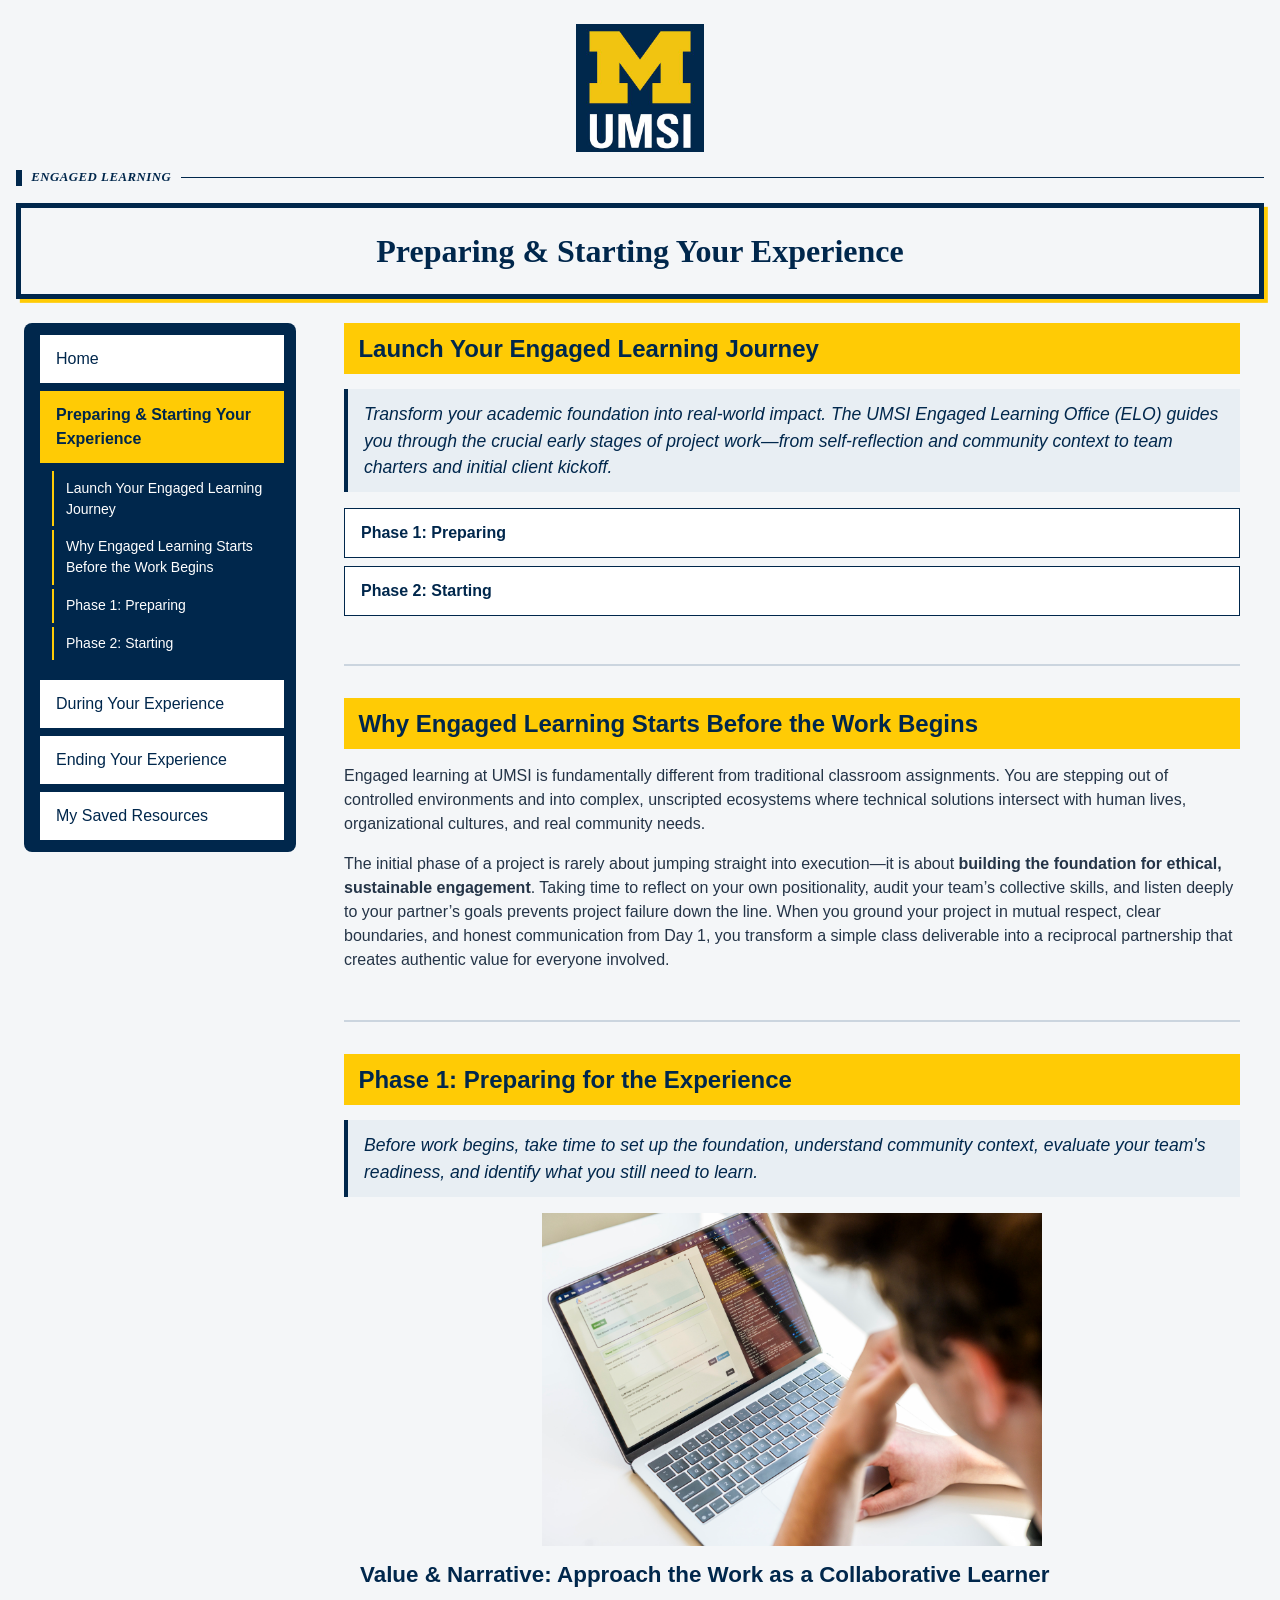
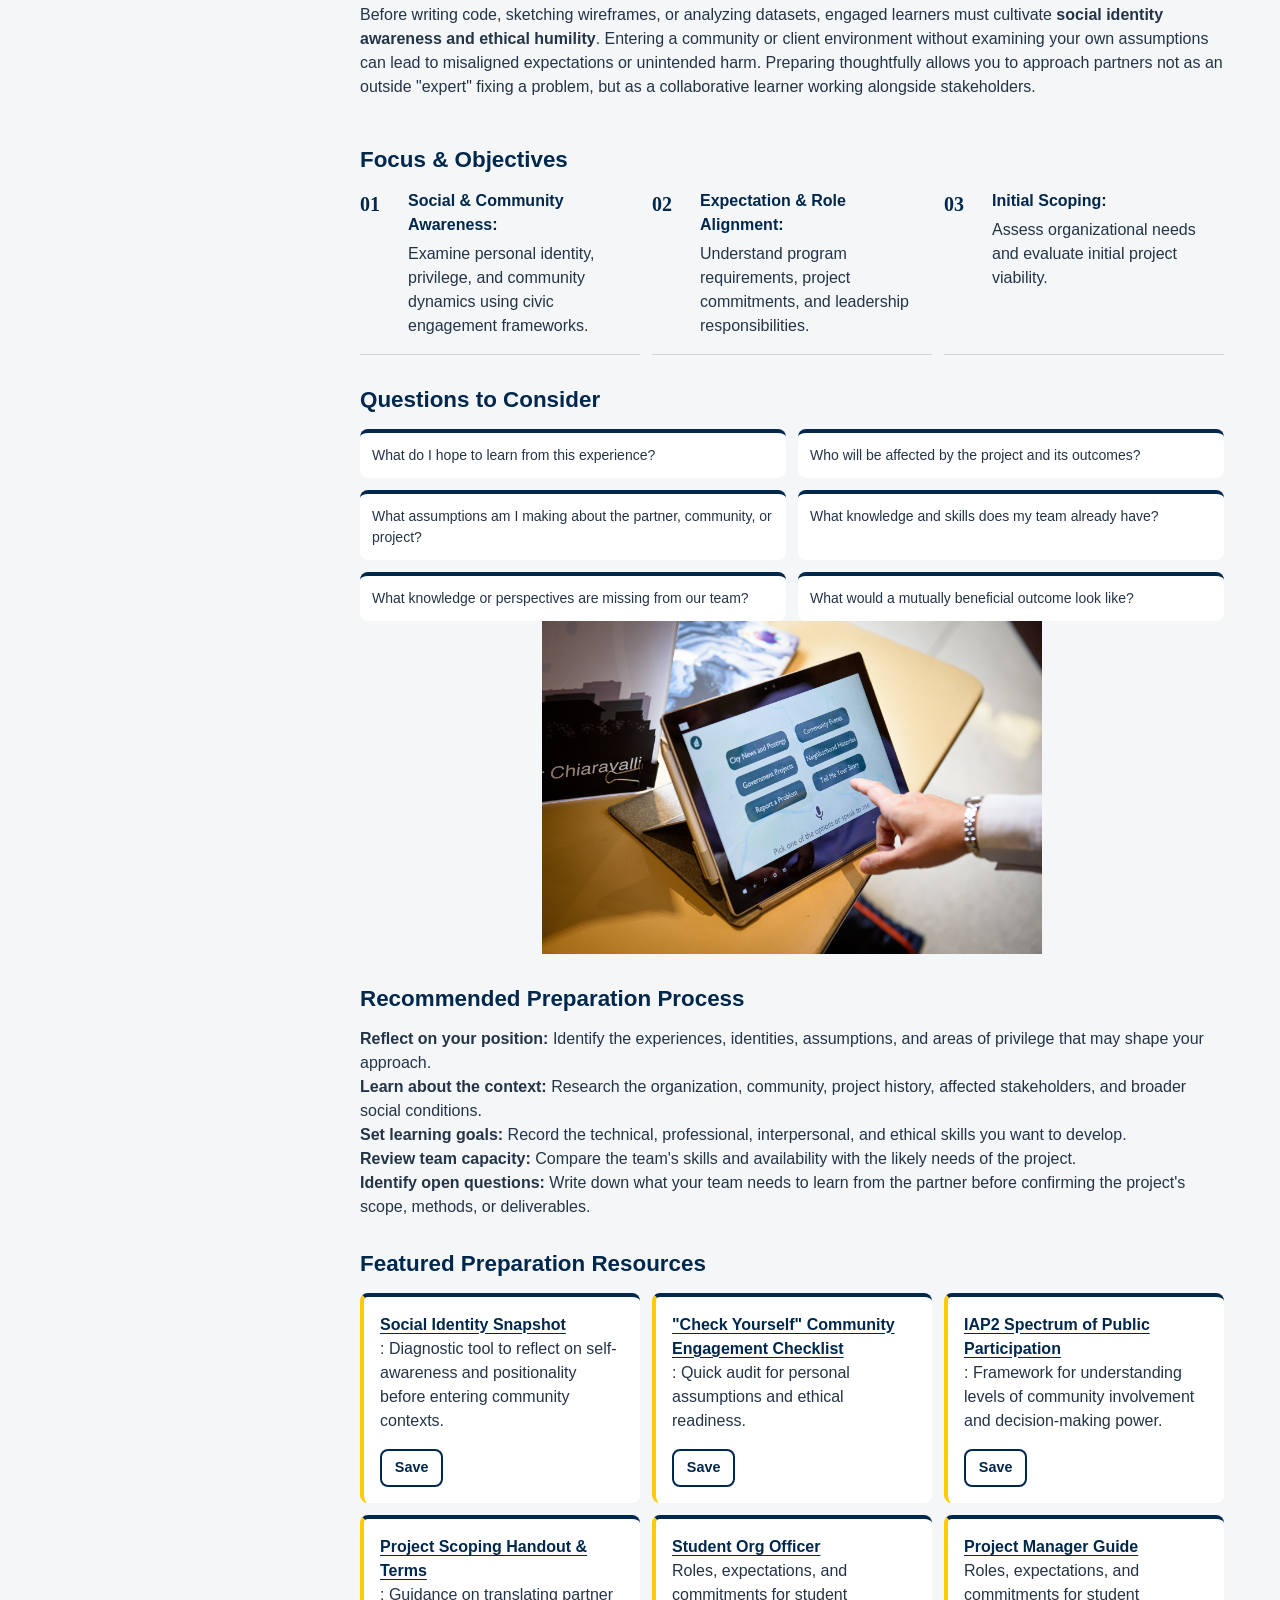
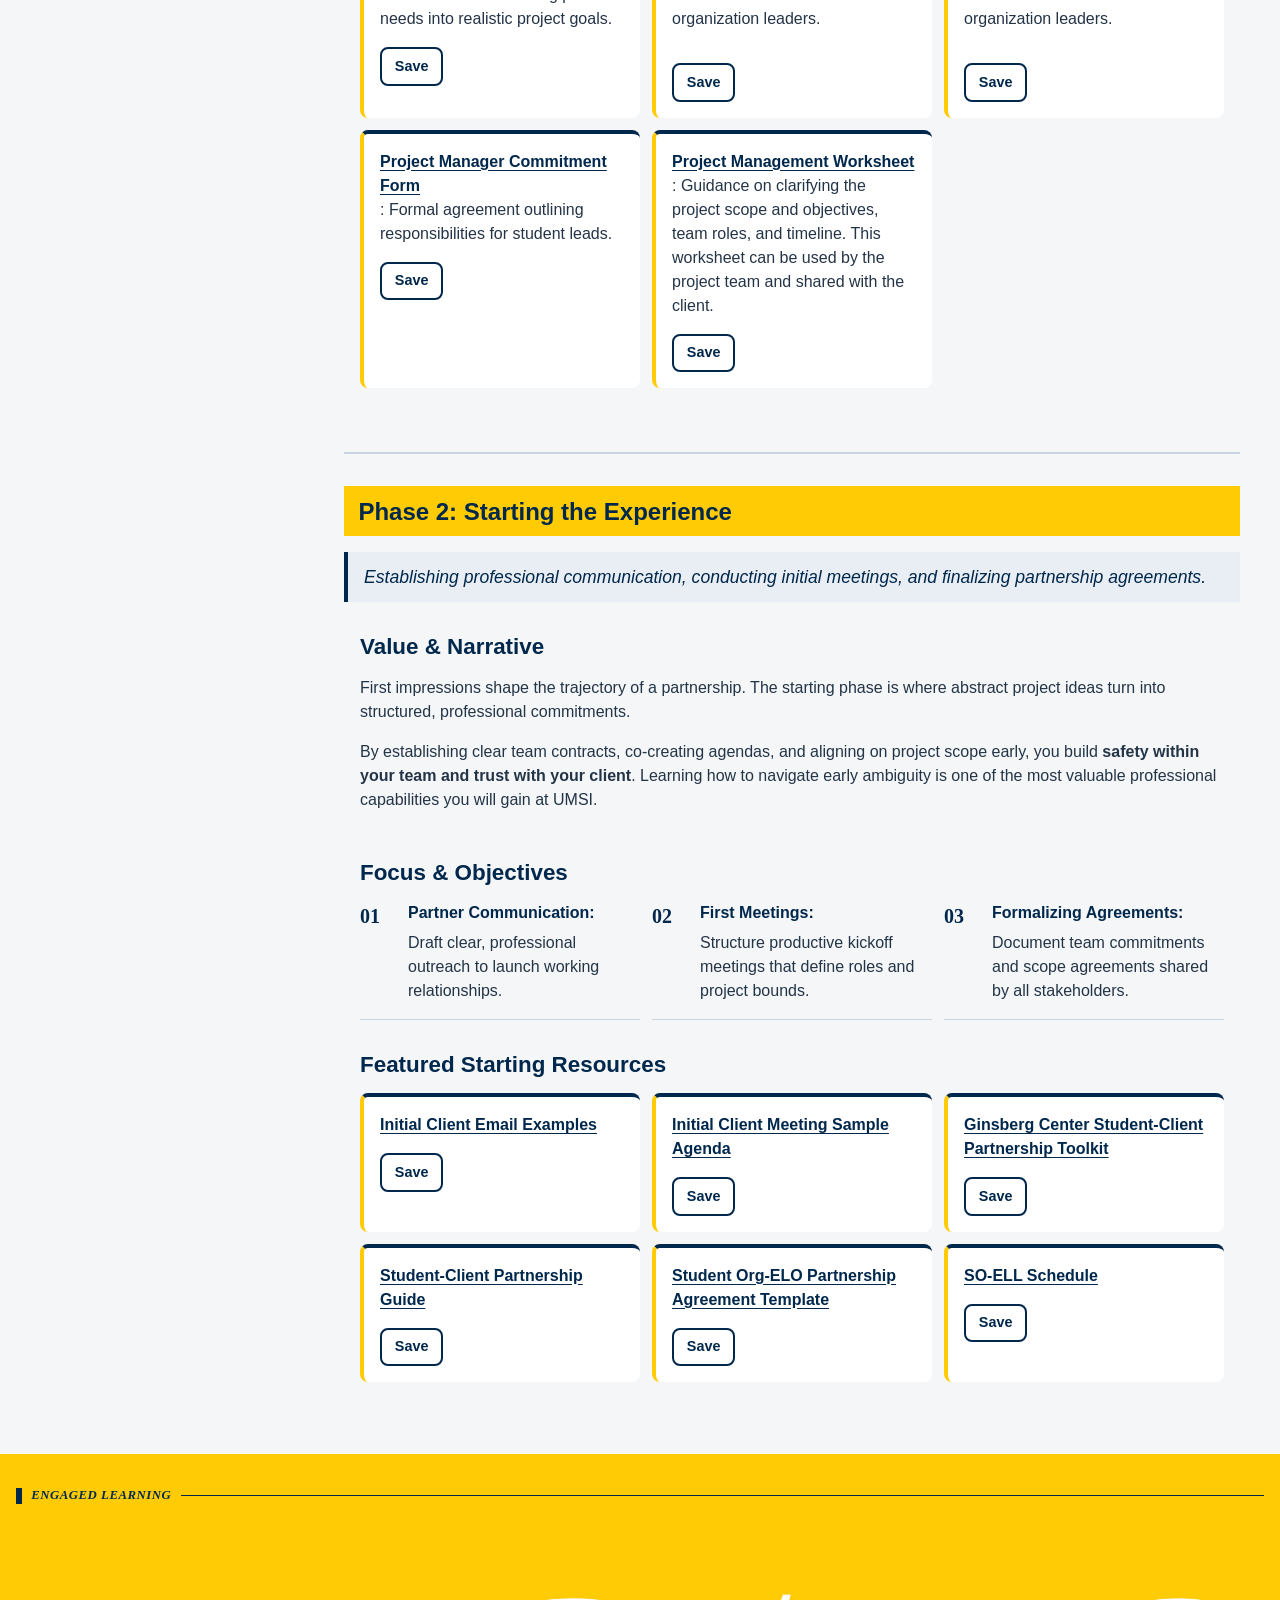
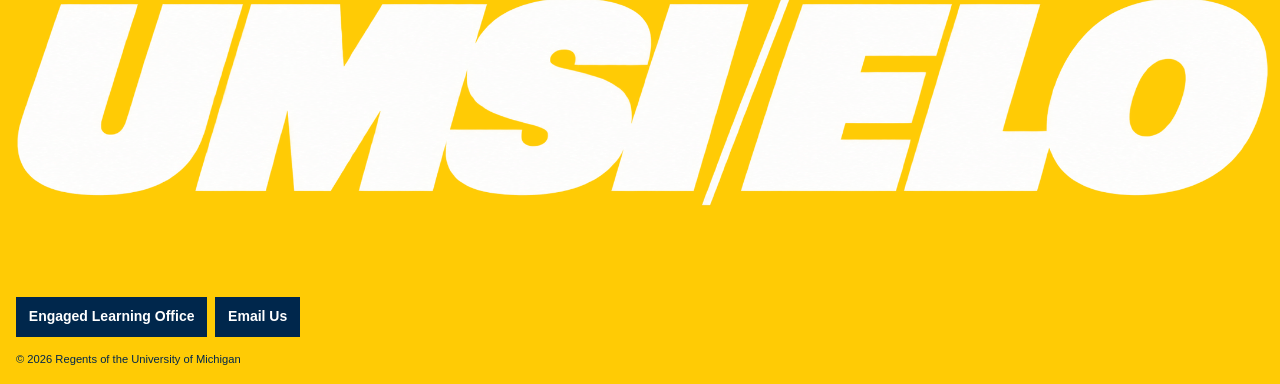
<file: prep.html>
<!DOCTYPE html>
<html lang="en">

<head>
  <meta charset="UTF-8">
  <meta name="viewport" content="width=device-width, initial-scale=1.0">
  <title>Preparing & Starting Your Experience | UMSI</title>

  <link rel="stylesheet" href="css/html5reset.css">
  <link rel="stylesheet" href="css/style.css">
</head>

<body>

  <header>
    <a href="#main" class="skip-link">Skip to Main Content</a>

    <img src="images/UMSI_signature_vertical_informal_solidblue.jpg" alt="UMSI Logo">
    <div class="header-divider" aria-hidden="true">
      <span>ENGAGED LEARNING</span>
    </div>

    <h1>Preparing & Starting Your Experience</h1>
  </header>

  <div class="page-layout">

    <nav aria-label="Main navigation">
      <ul>
        <li><a href="index.html">Home</a></li>
        <li>
          <a href="prep.html" aria-current="page">Preparing &amp; Starting Your Experience</a>
          <ul class="page-toc" aria-label="On this page">
            <li><a href="#intro">Launch Your Engaged Learning Journey</a></li>
            <li><a href="#why-start">Why Engaged Learning Starts Before the Work Begins</a></li>
            <li><a href="#phase1">Phase 1: Preparing</a></li>
            <li><a href="#phase2">Phase 2: Starting</a></li>
          </ul>
        </li>
        <li><a href="during.html">During Your Experience</a></li>
        <li><a href="ending.html">Ending Your Experience</a></li>
        <li><a href="saved.html">My Saved Resources</a></li>
      </ul>
    </nav>

    <main id="main">

      <section id="intro">
        <h2>Launch Your Engaged Learning Journey</h2>

        <p class="page-intro">
          Transform your academic foundation into real-world impact. The UMSI
          Engaged Learning Office (ELO) guides you through the crucial early
          stages of project work—from self-reflection and community context
          to team charters and initial client kickoff.
        </p>

        <p class="section-jump">
          <a href="#phase1">Phase 1: Preparing</a>
        </p>

        <p class="section-jump">
          <a href="#phase2">Phase 2: Starting</a>
        </p>
      </section>


      <section id="why-start">
        <h2>Why Engaged Learning Starts Before the Work Begins</h2>

        <p>
          Engaged learning at UMSI is fundamentally different from traditional
          classroom assignments. You are stepping out of controlled environments
          and into complex, unscripted ecosystems where technical solutions
          intersect with human lives, organizational cultures, and real
          community needs.
        </p>

        <p>
          The initial phase of a project is rarely about jumping straight into
          execution—it is about <strong>building the foundation for ethical, sustainable
            engagement</strong>. Taking time to reflect on your own positionality, audit
          your team’s collective skills, and listen deeply to your partner’s
          goals prevents project failure down the line. When you ground your
          project in mutual respect, clear boundaries, and honest communication
          from Day 1, you transform a simple class deliverable into a reciprocal
          partnership that creates authentic value for everyone involved.
        </p>
      </section>


      <section id="phase1">

        <h2>Phase 1: Preparing for the Experience</h2>

        <p class="phase-intro">
          Before work begins, take time to set up the foundation, understand community context,
          evaluate your team's readiness, and identify what you still need to learn.
        </p>
        <img src="images/UMSI_ViewbookPHD2026_08.jpg"
          alt="PhD students pose for a photoshoot in the Leinweber Building and look over data and code." width="500">

        <article>
          <h3>Value &amp; Narrative: Approach the Work as a Collaborative Learner</h3>

          <p>
            Before writing code, sketching wireframes, or analyzing datasets, engaged learners must cultivate
            <strong>social
              identity awareness and ethical humility</strong>. Entering a community or client environment without
            examining your own
            assumptions can lead to misaligned expectations or unintended harm. Preparing thoughtfully allows you to
            approach partners not as an outside "expert" fixing a problem, but as a collaborative learner working
            alongside stakeholders.
          </p>


        </article>


        <article class="objectives">
          <h3>Focus &amp; Objectives</h3>

          <ul>
            <li>
              <strong>Social &amp; Community Awareness:</strong>
              Examine personal identity, privilege, and community dynamics
              using civic engagement frameworks.
            </li>

            <li>
              <strong>Expectation &amp; Role Alignment:</strong>
              Understand program requirements, project commitments, and
              leadership responsibilities.
            </li>

            <li>
              <strong>Initial Scoping:</strong>
              Assess organizational needs and evaluate initial project viability.
            </li>
          </ul>
        </article>


        <article class="reflection-questions">
          <h3>Questions to Consider</h3>

          <ul>
            <li>What do I hope to learn from this experience?</li>
            <li>Who will be affected by the project and its outcomes?</li>
            <li>What assumptions am I making about the partner, community, or project?</li>
            <li>What knowledge and skills does my team already have?</li>
            <li>What knowledge or perspectives are missing from our team?</li>
            <li>What would a mutually beneficial outcome look like?</li>
          </ul>
          <img src="images/UMSI_CID_LansingExpo_10.jpg"
            alt="Scenes from the Citizen Interaction Design Expo in the Lansing City Hall." width="500">

        </article>

        <article>
          <h3>Recommended Preparation Process</h3>

          <ol>
            <li>
              <strong>Reflect on your position:</strong>
              Identify the experiences, identities, assumptions, and areas
              of privilege that may shape your approach.
            </li>

            <li>
              <strong>Learn about the context:</strong>
              Research the organization, community, project history,
              affected stakeholders, and broader social conditions.
            </li>

            <li>
              <strong>Set learning goals:</strong>
              Record the technical, professional, interpersonal, and
              ethical skills you want to develop.
            </li>

            <li>
              <strong>Review team capacity:</strong>
              Compare the team's skills and availability with the likely
              needs of the project.
            </li>

            <li>
              <strong>Identify open questions:</strong>
              Write down what your team needs to learn from the partner
              before confirming the project's scope, methods, or deliverables.
            </li>
          </ol>
        </article>



        <article class="resources">
          <h3>Featured Preparation Resources</h3>

          <ul>
            <li>
              <a href="https://sites.lsa.umich.edu/equitable-teaching/social-identity-snapshot">
                Social Identity Snapshot
              </a>:
              Diagnostic tool to reflect on self-awareness and positionality
              before entering community contexts.
              <button type="button" class="save-resource" data-resource-id="social-identity"
                aria-pressed="false">Save</button>
            </li>

            <li>
              <a
                href="https://docs.google.com/document/d/1Qt9YeStVwDHjwJhOLAz42JSNQR2lFMurdUtxtdrGkuc/edit?tab=t.0#heading=h.ch0bvccjkrzn">
                "Check Yourself" Community Engagement Checklist
              </a>:
              Quick audit for personal assumptions and ethical readiness.
              <button type="button" class="save-resource" data-resource-id="check-yourself"
                aria-pressed="false">Save</button>
            </li>

            <li>
              <a href="https://drive.google.com/file/d/1zc1RNlrDxV51-muOERdDTnINQcquJpOA/view?usp=sharing">
                IAP2 Spectrum of Public Participation
              </a>:
              Framework for understanding levels of community involvement
              and decision-making power.
              <button type="button" class="save-resource" data-resource-id="iap2-spectrum"
                aria-pressed="false">Save</button>
            </li>

            <li>
              <a
                href="https://docs.google.com/document/d/1TrEDolwmOIlXgYgAP9VvlOGoYOwFfe6KxzZOgZSVYVw/edit?usp=drive_link">
                Project Scoping Handout &amp; Terms
              </a>:
              Guidance on translating partner needs into realistic project goals.
              <button type="button" class="save-resource" data-resource-id="project-scoping"
                aria-pressed="false">Save</button>
            </li>

            <li>
              <a
                href="https://docs.google.com/document/d/1AexsV_JeSd0kRUBbcifZpfBu6y6Zi8Y0iJScp1I3gkM/edit?usp=drive_link">
                Student Org Officer
              </a>
              <p>Roles, expectations, and commitments for student organization leaders.</p>
              <button type="button" class="save-resource" data-resource-id="student-org-officer"
                aria-pressed="false">Save</button>
            </li>

            <li>
              <a href="https://docs.google.com/document/u/0/d/1uwOOS0TrXWzcSShj8DUFpckWo0t1UNu_Q7WVbZnLhX0/edit">
                Project Manager Guide
              </a>
              <p>Roles, expectations, and commitments for student organization leaders.</p>
              <button type="button" class="save-resource" data-resource-id="project-manager-guide"
                aria-pressed="false">Save</button>
            </li>
            <li>
              <a
                href="https://docs.google.com/document/d/1U4lCNGyWKJ3C2i_VgFqAR45Z4zF1FehuthuqT-M2wdI/edit?usp=drive_link">
                Project Manager Commitment Form
              </a>:
              Formal agreement outlining responsibilities for student leads.
              <button type="button" class="save-resource" data-resource-id="pm-commitment"
                aria-pressed="false">Save</button>
            </li>

            <li>
              <a
                href="https://docs.google.com/document/d/1twc-7TYWmb_PNrOBiDI1NuJqJAuhluTICr22GRd_NLc/edit?usp=drive_link">
                Project Management Worksheet
              </a>:
              Guidance on clarifying the project scope and objectives,
              team roles, and timeline. This worksheet can be used by
              the project team and shared with the client.
              <button type="button" class="save-resource" data-resource-id="pm-worksheet"
                aria-pressed="false">Save</button>
            </li>
          </ul>
        </article>

      </section>


      <section id="phase2">

        <h2>Phase 2: Starting the Experience</h2>

        <p class="phase-intro">
          Establishing professional communication, conducting initial meetings,
          and finalizing partnership agreements.
        </p>


        <article>
          <h3>Value &amp; Narrative</h3>

          <p>
            First impressions shape the trajectory of a partnership. The
            starting phase is where abstract project ideas turn into
            structured, professional commitments.
          </p>

          <p>
            By establishing clear team contracts, co-creating agendas, and
            aligning on project scope early, you build <strong> safety
              within your team and trust with your client</strong>. Learning how to
            navigate early ambiguity is one of the most valuable professional
            capabilities you will gain at UMSI.
          </p>
        </article>


        <article class="objectives">
          <h3>Focus &amp; Objectives</h3>

          <ul>
            <li>
              <strong>Partner Communication:</strong>
              Draft clear, professional outreach to launch working relationships.
            </li>

            <li>
              <strong>First Meetings:</strong>
              Structure productive kickoff meetings that define roles and project bounds.
            </li>

            <li>
              <strong>Formalizing Agreements:</strong>
              Document team commitments and scope agreements shared by all stakeholders.
            </li>
          </ul>
        </article>



        <article class="resources">
          <h3>Featured Starting Resources</h3>

          <ul>
            <li>
              <a
                href="https://docs.google.com/document/d/1fWFXwoW5fKX_Tctn97Gio5XZDwILNlqIOyKKE8Yk5J0/edit?usp=drive_link">
                Initial Client Email Examples
              </a>
              <button type="button" class="save-resource" data-resource-id="client-email"
                aria-pressed="false">Save</button>
            </li>

            <li>
              <a
                href="https://docs.google.com/document/d/1ItXxYauAcPoaGMUZWuJsX-OLFfGmeBOWT7JNhoZxGyU/edit?usp=drive_link">
                Initial Client Meeting Sample Agenda
              </a>
              <button type="button" class="save-resource" data-resource-id="meeting-agenda"
                aria-pressed="false">Save</button>
            </li>

            <li>
              <a href="https://ginsberg.umich.edu/article/campus-community-partnerships-toolkit">
                Ginsberg Center Student-Client Partnership Toolkit
              </a>
              <button type="button" class="save-resource" data-resource-id="ginsberg-toolkit"
                aria-pressed="false">Save</button>
            </li>

            <li>
              <a href="https://drive.google.com/file/d/12ealxkKCvOZajxK7doyUXu_k2LyKPUP2/view?usp=drive_link">
                Student-Client Partnership Guide
              </a>
              <button type="button" class="save-resource" data-resource-id="partnership-guide"
                aria-pressed="false">Save</button>
            </li>

            <li>
              <a
                href="https://docs.google.com/document/d/1y5Y2wc1ADz0n_ht26kPYlFK3Zm9i3UR_Z0OMWP3Q_xQ/edit?usp=drive_link">
                Student Org-ELO Partnership Agreement Template
              </a>
              <button type="button" class="save-resource" data-resource-id="partnership-agreement"
                aria-pressed="false">Save</button>
            </li>

            <li>
              <a
                href="https://docs.google.com/spreadsheets/d/1YeK2WerSbhaU5hjEg9wxdXmzBx9lgRy2yHBKAH-SxiA/edit?gid=166831640#gid=166831640">
                SO-ELL Schedule
              </a>
              <button type="button" class="save-resource" data-resource-id="so-ell-schedule"
                aria-pressed="false">Save</button>
            </li>
          </ul>
        </article>

      </section>

    </main>

  </div>

  <footer>
    <div class="footer-heading">
      <span>ENGAGED LEARNING</span>
    </div>
    <!-- UMSI/ELO footer graphic generated with ChatGPT.
     Visual inspiration: https://lemkus.com/ -->

    <img class="footer-brand" src="images/umsi-elo-footer.png" alt="UMSI/ELO">
    <div class="footer-links">
      <a href="https://www.si.umich.edu/programs/engaged-learning/about-engaged-learning-office">
        Engaged Learning Office
      </a>
      <a href="mailto:umsi.engagement@umich.edu">
        Email Us
      </a>
    </div>

    <p>&copy; <span id="current-year">2026</span> Regents of the University of Michigan</p>

  </footer>

  <script src="js/script.js"></script>

</body>

</html>
</file>
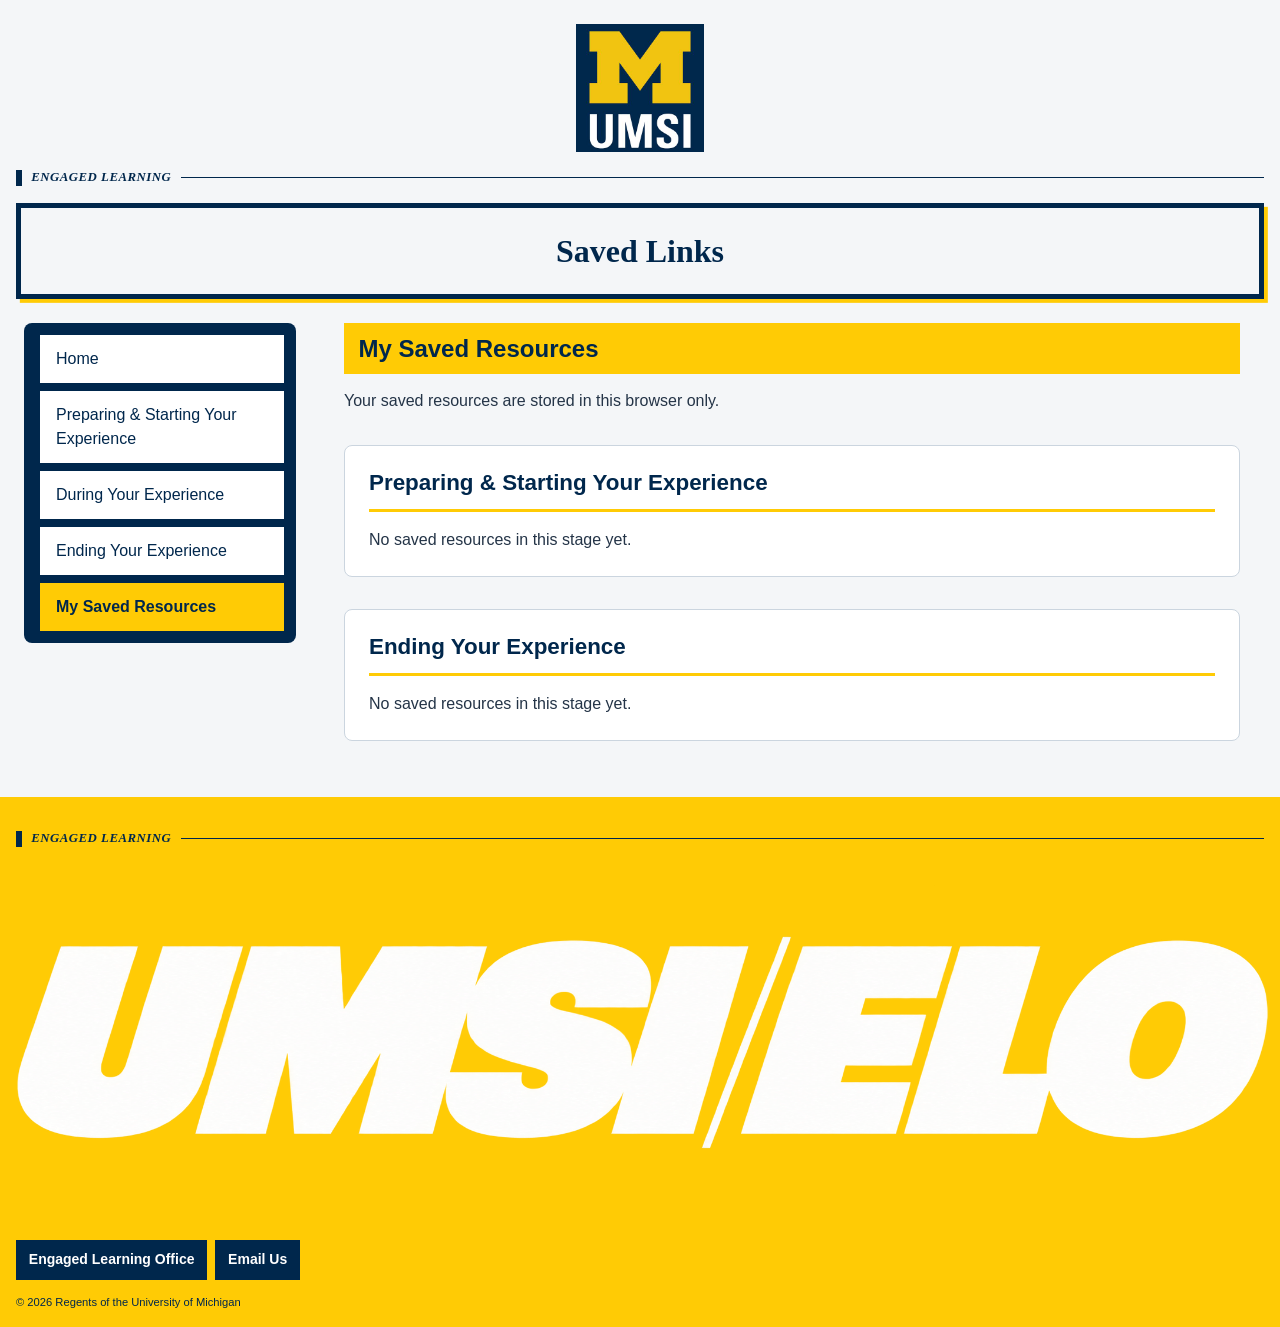
<file: saved.html>
<!DOCTYPE html>
<html lang="en">

<head>
    <meta charset="UTF-8">
    <meta name="viewport" content="width=device-width, initial-scale=1.0">
    <title>My Saved Resources</title>
    <link rel="stylesheet" href="css/html5reset.css">
    <link rel="stylesheet" href="css/style.css">

</head>

<body>

    <header>
        <a href="#main" class="skip-link">Skip to Main Content</a>
        <img src="images/UMSI_signature_vertical_informal_solidblue.jpg" alt="UMSI Logo">
        <div class="header-divider" aria-hidden="true">
            <span>ENGAGED LEARNING</span>
        </div>

        <h1>Saved Links</h1>

    </header>

    <div class="page-layout">
        <nav aria-label="Main navigation">
            <ul>
                <li>
                    <a href="index.html">Home</a>
                </li>

                <li>
                    <a href="prep.html">Preparing &amp; Starting Your Experience</a>
                </li>

                <li>
                    <a href="during.html">During Your Experience</a>
                </li>

                <li>
                    <a href="ending.html">Ending Your Experience</a>
                </li>
                <li>
                    <a href="saved.html" aria-current="page">My Saved Resources</a>
                </li>
            </ul>
        </nav>

        <main id="main">
            <section id="saved-resources">
                <h2>My Saved Resources</h2>
                <p>
                    Your saved resources are stored in this browser only.
                </p>

                <div id="saved-resources-list" aria-live="polite">
                    <p>Loading saved resources...</p>
                </div>
            </section>
        </main>
    </div>

    <footer>
        <div class="footer-heading">
            <span>ENGAGED LEARNING</span>
        </div>
        <!-- UMSI/ELO footer graphic generated with ChatGPT.
     Visual inspiration: https://lemkus.com/ -->

        <img class="footer-brand" src="images/umsi-elo-footer.png" alt="UMSI/ELO">
        <div class="footer-links">
            <a href="https://www.si.umich.edu/programs/engaged-learning/about-engaged-learning-office">
                Engaged Learning Office
            </a>
            <a href="mailto:umsi.engagement@umich.edu">
                Email Us
            </a>
        </div>

        <p>&copy; <span id="current-year">2026</span> Regents of the University of Michigan</p>

    </footer>
    <script src="js/script.js"></script>

</body>

</html>
</file>
<file: css/style.css>
/* reference: https://stylestage.dev/styles/at-the-desk */

:root {
    /* U of M colors */
    --color-michigan-blue: #00274C;
    --color-maize: #FFCB05;

    /* Supporting colors */
    --color-background: #F4F6F8;
    --color-text-dark: #243447;
    --color-light: #ffffff;
    --color-link-blue: #00274C;

    /* Borders */
    --border-radius: 8px;
}

h1,
h2,
h3,
h4 {
    font-weight: 600;
    line-height: 1.2;
    margin-bottom: 0.65em;
}

h1 {
    font-family: Georgia, "Times New Roman", sans-serif;
    font-size: 2rem;
}

h2 {
    font-family: "Trebuchet MS", Arial, sans-serif;
    font-size: 1.5rem;
    line-height: 1.3;
    text-align: left;
}

#main h2 {
    background-color: var(--color-maize);
    align-self: center;
    color: var(--color-michigan-blue);
    padding: 0.4em 0.6em;
}

h3 {
    font-family: Verdana, Arial, sans-serif;
    font-size: 1.4rem;
}

h4 {
    font-size: 1.2rem;
}


p {
    margin: 0 0 1rem;
}


strong {
    font-weight: 600;
}

a {
    color: var(--color-link-blue);
}


body {
    background-color: var(--color-background);
    color: var(--color-text-dark);
    font-family: Arial, sans-serif;
    font-size: 1rem;
    line-height: 1.5;
}

main {
    padding-top: 1rem;
    padding-left: 1rem;
    padding-right: 1rem;
    padding-bottom: 2rem;
}

main h3 {
    color: var(--color-michigan-blue);
}

main>section {
    margin-bottom: 1.5rem;
}

/* Update according to tt's feedback: Improve visual separation between major sections */
main > section + section {
    margin-top: 3rem;
    padding-top: 2rem;
    border-top: 2px solid #CBD5DF;
}

main img {
    display: block;
    max-width: 100%;
    height: auto;
    margin-left: auto;
    margin-right: auto;
}
main a:hover,
main a:focus-visible {
    color: #702082;
    text-decoration-thickness: 2px;
    text-underline-offset: 0.2em;
}

main a:focus-visible {
    outline: 2px solid var(--color-michigan-blue);
    outline-offset: 3px;
}

main aside a {
    font-weight: 700;
    color: var(--color-michigan-blue);
    text-underline-offset: 0.2em;
}

article {
    padding: 1rem;
}

/* In-page section navigation */
.section-jump {
    margin-bottom: 0.5rem;
}

.section-jump a {
    display: block;
    padding: 0.75rem 1rem;
    background-color: var(--color-light);
    color: var(--color-michigan-blue);
    border: 1px solid var(--color-michigan-blue);
    text-decoration: none;
    font-weight: bold;
}

.section-jump a:hover,
.section-jump a:focus-visible {
    background-color: var(--color-maize);
    color: var(--color-michigan-blue);
}

/* Guidance cards for index page*/
.guidance {
    display: grid;
    grid-template-columns: minmax(0, 1fr);
    gap: 0.75rem;
}

.guidance>p {
    margin-bottom: 0;
}

.guidance article {
    background-color: var(--color-light);
    border: 2px solid var(--color-michigan-blue);
    border-left: 6px solid var(--color-maize);
    border-radius: var(--border-radius);
    padding: 1rem;
}

/* Featured Programs for index page */
.programs {
    display: grid;
    grid-template-columns: repeat(2, minmax(0, 1fr));
    gap: 0.75rem;
}

.programs article h3 {
    font-size: 1rem;
    line-height: 1.3;
}

.programs article p {
    font-size: 0.875rem;
    line-height: 1.5;
}

.programs>h2,
.programs>p {
    grid-column: 1 / -1;
}

.programs>p {
    margin-bottom: 0;
}

.programs article {
    display: grid;
    grid-template-rows: auto 1fr;
    gap: 0.75rem;
    padding: 0.75rem;
    background-color: var(--color-light);
    border-top: 4px solid var(--color-michigan-blue);
    border-radius: var(--border-radius);
}

.programs article h3,
.programs article p {
    margin-bottom: 0;
}

.programs h3 a {
    color: var(--color-michigan-blue);
    text-decoration-thickness: 2px;
    text-underline-offset: 0.2em;
}

.programs h3 a:hover,
.programs h3 a:focus {
    color: #702082;
}

header {
    --logomark-height: 3em;
    --logomark-padding: 0 1em;
    display: grid;
    grid-template-columns: minmax(0, 1fr);
    justify-items: stretch;
    gap: 1rem;
    padding: 1.5rem 1rem;
    color: var(--color-michigan-blue);
    text-align: center;
}

/* Engaged Learning decorative heading */
.header-divider,
.footer-heading {
    display: flex;
    align-items: center;
    gap: 0.6rem;
    width: 100%;
}

.header-divider::before,
.footer-heading::before {
    content: "";
    width: 0.35rem;
    height: 1rem;
    background-color: var(--color-michigan-blue);
    flex-shrink: 0;
}

.header-divider span,
.footer-heading span {
    font-family: Georgia, serif;
    font-size: 0.8rem;
    font-style: italic;
    font-weight: bold;
    letter-spacing: 0.04em;
    color: var(--color-michigan-blue);
    white-space: nowrap;
}

.header-divider::after,
.footer-heading::after {
    content: "";
    flex: 1;
    height: 1px;
    background-color: var(--color-michigan-blue);
}

header img {
    display: block;
    width: 100%;
    max-width: 8rem;
    height: auto;
    justify-self: center;
}

/* Update according to tt's feedback 1: Make navigation visually distinct from content cards */
.page-layout > nav {
    width: 100%;
    box-sizing: border-box;
    padding: 0.75rem;
    background-color: var(--color-michigan-blue);
    border-radius: var(--border-radius);
}

header h1 {
    width: 100%;
    box-sizing: border-box;
    display: inline-grid;
    min-height: var(--logomark-height);
    padding: var(--logomark-padding);
    margin-bottom: 0;
    /* remove default margin from h1 */

    background-color: transparent;
    color: var(--color-michigan-blue);
    border: 0.16em solid var(--color-michigan-blue);
    box-shadow: 0.12em 0.12em var(--color-maize);

    place-content: center;
}

/* I use a simple 1 column grid here just for layout purposes */
nav ul {
    display: grid;
    grid-template-columns: minmax(0, 1fr);
    gap: 0.5rem;
    margin: 0;
    padding: 0;
    list-style: none;
}

nav ul a {
    display: block;
    padding: 0.75rem 1rem;
    font-size: 1rem;
    background-color: var(--color-light);
    color: var(--color-michigan-blue);
    border-left: 4px solid var(--color-michigan-blue);
    text-align: left;
    text-decoration: none;
}

nav ul a:hover,
nav ul a:focus {
    background-color: var(--color-maize);
    color: var(--color-michigan-blue);
}

nav a[aria-current="page"] {
    background-color: var(--color-maize);
    color: var(--color-michigan-blue);
    font-weight: bold;
}


.skip-link {
    position: absolute;
    top: auto;
    left: -10000px;
    width: 1px;
    height: 1px;
    background-color: var(--color-maize);
    color: var(--color-michigan-blue);
    font-size: 1.125rem;
    overflow: hidden;
}

.skip-link:focus {
    z-index: 1000;
    position: fixed;
    top: 0;
    left: 0;
    width: auto;
    height: auto;
    padding: 0.5em;
}

.phase-intro,
.page-intro {
    padding: 0.75rem 1rem;
    background-color: #E8EEF3;
    border-left: 4px solid var(--color-michigan-blue);
    color: var(--color-michigan-blue);
    font-family: "Trebuchet MS", Arial, sans-serif;
    font-size: 1.1rem;
    font-style: italic;
    line-height: 1.5;
}

/* Resources grids */
.resources>ul {
    display: grid;
    grid-template-columns: repeat(auto-fit, minmax(min(100%, 16rem), 1fr));
    gap: 0.75rem;
    list-style: none;
    padding: 0;
}

.resources>ul>li {
    padding: 1rem;
    background-color: var(--color-light);
    border-top: 4px solid var(--color-michigan-blue);
    border-left: 4px solid var(--color-maize);
    border-radius: var(--border-radius);
}

.resources a {
    font-weight: bold;
    text-underline-offset: 0.2em;
}

/* Focus and Objectives */
.objectives ul {
    display: grid;
    grid-template-columns: repeat(auto-fit, minmax(min(100%, 16rem), 1fr));
    gap: 0.75rem;
    padding: 0;
    list-style: none;
}

.objectives li {
    counter-increment: objective;
    position: relative;
    padding: 0 0 1rem 3rem;
    border-bottom: 1px solid #CBD5DF;
    background-color: transparent;
}

.objectives li::before {
    content: "0" counter(objective);
    position: absolute;
    top: 0;
    left: 0;
    color: var(--color-michigan-blue);
    font-family: Georgia, serif;
    font-size: 1.25rem;
    font-weight: bold;
}

.objectives li strong {
    display: block;
    margin-bottom: 0.35rem;
    color: var(--color-michigan-blue);
}

/* Benefits grid */
.benefits ul {
    display: grid;
    grid-template-columns: repeat(2, minmax(0, 1fr));
    gap: 0.75rem;
    padding: 0;
    list-style: none;
}

.benefits li {
    padding: 0.75rem;
    background-color: #E8EEF3;
    border-top: 4px solid var(--color-michigan-blue);
    border-radius: var(--border-radius);
    font-size: 0.875rem;
}



.benefits li strong {
    display: block;
    margin-bottom: 0.5rem;
    color: var(--color-michigan-blue);
}

/* Reflection questions grid */
.reflection-questions ul {
    display: grid;
    grid-template-columns: repeat(2, minmax(0, 1fr));
    gap: 0.75rem;
    padding: 0;
    list-style: none;
}

.reflection-questions li {
    padding: 0.75rem;
    background-color: var(--color-light);
    border-top: 4px solid var(--color-michigan-blue);
    border-radius: var(--border-radius);
    font-size: 0.875rem;
}

/* Footer design inspired by Lemkus:
   https://blog.hubspot.com/website/website-footer
   https://lemkus.com/
*/
footer {
    display: grid;
    grid-template-columns: minmax(0, 1fr);
    gap: 0.4rem;
    padding: 2rem 1rem 1rem;
    background-color: var(--color-maize);
    color: var(--color-michigan-blue);
    border-radius: 0;
}

footer p {
    margin: 0;
}

footer a {
    color: var(--color-michigan-blue);
}


/* UMSI/ELO footer image */
.footer-brand {
    display: block;
    width: calc(100% + 2rem);
    height: auto;
    margin-left: -1rem;
    margin-top: -1.5rem;
    margin-bottom: -1.5rem;
}


.footer-links {
    display: flex;
    flex-wrap: wrap;
    gap: 0.5rem;
    align-items: center;
}

.footer-links a {
    display: inline-block;
    padding: 0.6rem 0.8rem;
    background-color: var(--color-michigan-blue);
    color: var(--color-light);
    font-family: Arial, sans-serif;
    font-size: 0.875rem;
    font-weight: bold;
    text-align: center;
    text-decoration: none;
    border-radius: 0;
}

.footer-links a:hover,
.footer-links a:focus {
    background-color: var(--color-light);
    color: var(--color-michigan-blue);
    outline: 2px solid var(--color-michigan-blue);
}


footer p:last-child {
    margin: 0;
    padding-top: 0.5rem;
    border-top: 0;
    color: var(--color-michigan-blue);
    font-size: 0.7rem;
    font-weight: normal;
}

/* Below are step 3 designs */

/* Hide the page table of contents on mobile */
.page-toc {
    display: none;
}

/* Desktop layout */
@media screen and (min-width: 1024px) {
    .page-layout {
        display: grid;
        grid-template-columns: 17rem minmax(0, 1fr);
        gap: 2rem;
        max-width: 90rem;
        margin: 0 auto;
        padding: 0 1.5rem;
        align-items: start;
    }

    .page-layout > nav {
        background-color: var(--color-michigan-blue);
        padding: 0.75rem;
        border-radius: var(--border-radius);
    }

    .page-layout > main {
        min-width: 0;
        padding-top: 0;
    }

    .page-toc {
        display: grid;
        gap: 0.25rem;
        padding: 0.5rem 0.5rem 0.75rem 1rem;
        margin: 0;
        list-style: none;
    }

    .page-layout nav .page-toc a {
        background-color: transparent;
        color: var(--color-light);
        border-left: 2px solid var(--color-maize);
        padding: 0.4rem 0.75rem;
        font-size: 0.875rem;
        font-weight: normal;
    }

    .page-layout nav .page-toc a:hover,
    .page-layout nav .page-toc a:focus-visible {
        background-color: var(--color-maize);
        color: var(--color-michigan-blue);
    }
}

/* 404 page */


.error-page {
  max-width: 40rem;
  margin: 4rem auto;
  padding: 2rem;
  text-align: center;
}

.error-page h1 {
  color: var(--color-michigan-blue);
  font-size: 2.5rem;
  margin-bottom: 1.5rem;
}

.error-page p {
  margin-bottom: 2rem;
}

.error-home-link {
  display: inline-block;
  background-color: var(--color-michigan-blue);
  color: #FFFFFF;
  padding: 0.85rem 1.5rem;
  border-radius: var(--border-radius);
  text-decoration: none;
  font-weight: bold;
}

.error-home-link:hover,
.error-home-link:focus-visible {
  background-color: var(--color-maize);
  color: var(--color-michigan-blue);
}

/* saved resources */

.saved-stage {
  margin-top: 2rem;
  padding: 1.5rem;
  border: 1px solid #CBD5DF;
  border-radius: var(--border-radius);
  background-color: #FFFFFF;
}

.saved-stage h3 {
  color: var(--color-michigan-blue);
  margin-bottom: 1rem;
  padding-bottom: 0.75rem;
  border-bottom: 3px solid var(--color-maize);
}

.saved-stage > p {
  margin: 0;
}

.saved-stage ul {
  list-style: none;
  padding: 0;
  margin: 0;
}

.saved-resource-item {
  display: flex;
  flex-wrap: wrap;
  align-items: center;
  justify-content: space-between;
  gap: 1rem;
  padding: 0.85rem 0;
}

.saved-resource-item + .saved-resource-item {
  border-top: 1px solid #CBD5DF;
}

.save-resource,
.remove-resource {
  padding: 0.4rem 0.8rem;
  border: 2px solid var(--color-michigan-blue);
  border-radius: var(--border-radius);
  background-color: #FFFFFF;
  color: var(--color-michigan-blue);
  font: inherit;
  font-size: 0.9rem;
  font-weight: bold;
  cursor: pointer;
}

.save-resource {
  margin-left: 0.5rem;
}

.save-resource[aria-pressed="true"] {
  background-color: var(--color-maize);
}

.save-resource:hover,
.remove-resource:hover {
  background-color: var(--color-maize);
}

.save-resource:focus-visible,
.remove-resource:focus-visible {
  outline: 3px solid var(--color-michigan-blue);
  outline-offset: 3px;
}

.resources li {
  display: flex;
  flex-direction: column;
  align-items: flex-start;
}

.resources li .save-resource {
  margin: 1rem 0 0;
  align-self: flex-start;
}
</file>
